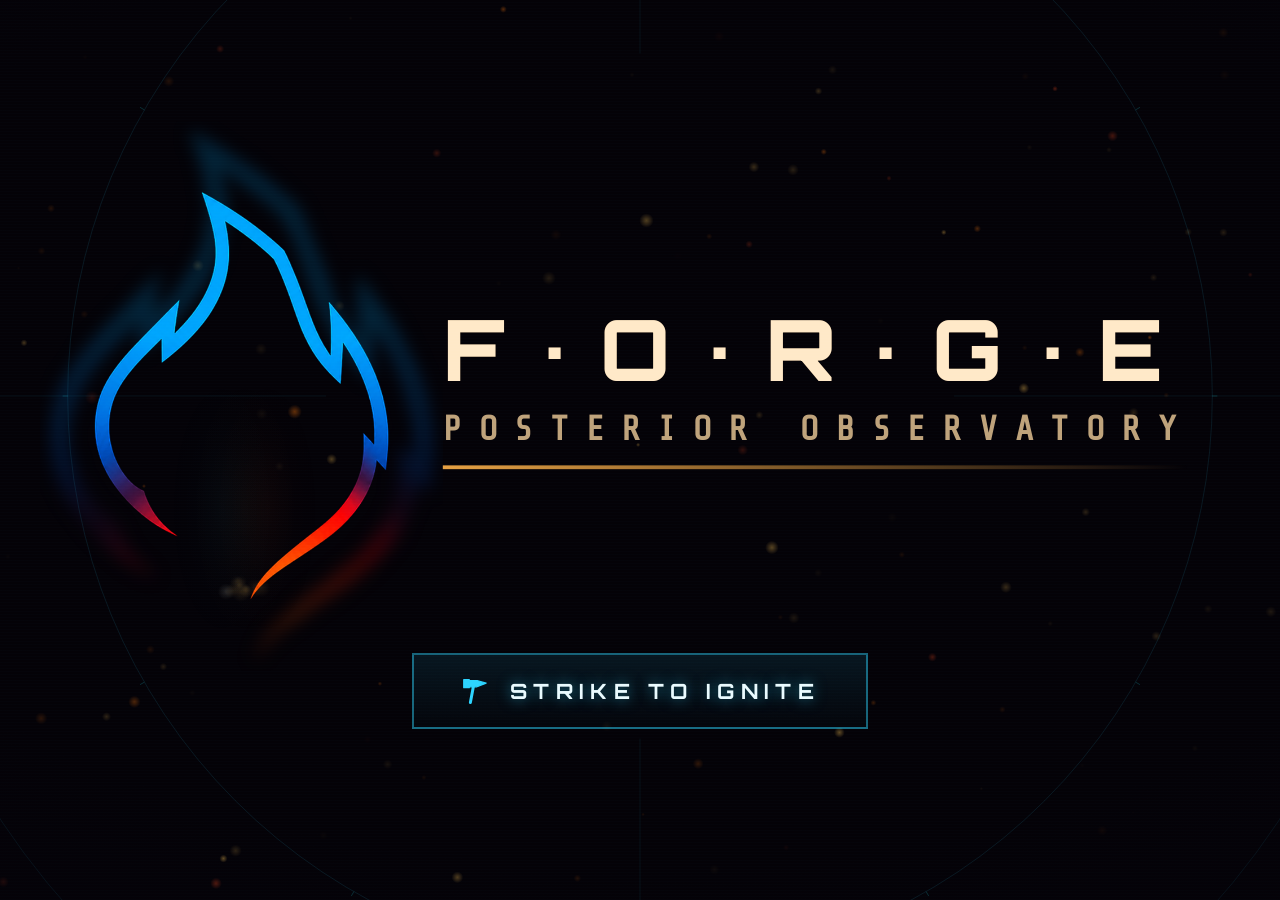
<file: index.html>
<!DOCTYPE html>
<!-- FORGE build mk38 / 2026-07-27 -->
<!-- FORGE — splash / threshold. Strike ENTER to ignite the forge and cross into the floor. -->
<html lang="en">
<head>
<meta charset="utf-8"/>
<meta name="viewport" content="width=device-width, initial-scale=1, maximum-scale=1"/>
<title>FORGE — strike to ignite</title><!-- hero flame burns off at the strike point, revealing the P(θ|D) card -->
<link rel="preconnect" href="https://fonts.googleapis.com">
<link rel="preconnect" href="https://fonts.gstatic.com" crossorigin>
<link href="https://fonts.googleapis.com/css2?family=Orbitron:wght@500;700;900&family=Share+Tech+Mono&display=swap" rel="stylesheet">
<style>
  :root{
    --void:#040207; --void2:#0a0610;
    --cyan:#2DD4FF; --cyan-hot:#7ff0ff; --cyan-dim:#0e6b73;
    --ember:#FF4D1F; --flame:#FF7A0D; --gold:#FFC857; --ignite:#FFB800;
    --amber:#f0a92e; --muted:#3f6b66;
    --mono:'Share Tech Mono', ui-monospace, Consolas, monospace;
    --disp:'Orbitron', var(--mono);
  }
  *{box-sizing:border-box;margin:0;padding:0}
  html,body{height:100%;background:var(--void);overflow:hidden;font-family:var(--mono);color:var(--cyan);cursor:pointer}
  #fx{position:fixed;inset:0;display:block;touch-action:none}
  #fx2{position:fixed;inset:0;z-index:6;pointer-events:none}  /* posterior layer, in front of the logo */

  /* logo: black background keyed out by screen blend, so the live flame shows through */
  #logo{position:fixed;left:50%;top:44%;transform:translate(-50%,-50%);
    width:min(500px,60vw);height:auto;mix-blend-mode:screen;pointer-events:none;z-index:5;
    filter:drop-shadow(0 0 22px rgba(45,212,255,.40)) drop-shadow(0 0 30px rgba(255,77,31,.34));
    transition:filter .25s, transform .25s, opacity .5s;}

  /* HUD */
  .hud{position:fixed;pointer-events:none;user-select:none;text-transform:uppercase;letter-spacing:.2em;z-index:6}

  /* phase rail (centred, under the plate) — a light progress stepper for the pipeline */
  #rail{position:fixed;bottom:74px;left:50%;z-index:8;pointer-events:none;width:min(640px,92vw);
    opacity:0;transform:translateX(-50%) translateY(8px);transition:opacity .45s ease, transform .45s ease;
    font-family:var(--mono)}
  #rail.on{opacity:1;transform:translateX(-50%) translateY(0)}
  #rail .rtrack{position:relative;height:5px;border-radius:3px;background:rgba(45,212,255,.30);margin:0 12px;box-shadow:0 0 10px rgba(45,212,255,.18)}
  #rail .rfill{position:absolute;left:0;top:0;height:100%;width:0;
    background:linear-gradient(90deg,var(--cyan),var(--gold));
    box-shadow:0 0 8px rgba(127,240,255,.55);transition:width .28s linear}
  #rail .rnode{position:absolute;top:50%;width:15px;height:15px;border-radius:50%;
    transform:translate(-50%,-50%);background:#0a1016;border:2px solid rgba(45,212,255,.5);
    transition:background .3s, border-color .3s, box-shadow .3s}
  #rail .rnode .rl{position:absolute;top:16px;left:50%;transform:translateX(-50%);
    font-size:11px;letter-spacing:.12em;white-space:nowrap;color:#3fa8b4;transition:color .3s}
  #rail .rnode.done{background:var(--cyan);border-color:var(--cyan);box-shadow:0 0 12px rgba(45,212,255,.85)}
  #rail .rnode.done .rl{color:#9fdcea}
  #rail .rnode.active{background:var(--gold);border-color:var(--gold);box-shadow:0 0 16px rgba(255,200,87,1)}
  #rail .rnode.active .rl{color:var(--gold)}
  #rail .rnode.active::after{content:"";position:absolute;inset:-5px;border-radius:50%;
    border:1px solid rgba(255,200,87,.6);animation:rpulse 1.1s ease-out infinite}
  @keyframes rpulse{0%{transform:scale(.6);opacity:.9}100%{transform:scale(1.8);opacity:0}}

  /* instruction / strike */
  #strike{position:fixed;bottom:clamp(150px,19vh,250px);left:0;right:0;text-align:center;z-index:6;pointer-events:none}
  #strike .key{display:inline-flex;align-items:center;gap:20px;font-family:var(--disp);font-weight:700;
    font-size:21px;letter-spacing:.30em;color:#eafbff;pointer-events:auto;cursor:pointer;
    padding:21px 46px;border:2px solid rgba(45,212,255,.45);border-radius:0;
    background:linear-gradient(180deg,rgba(45,212,255,.10),rgba(45,212,255,.02));
    animation:breathe 2.4s ease-in-out infinite;text-shadow:0 0 14px rgba(45,212,255,.55);
    transition:transform .22s ease, filter .22s ease, background .22s ease, border-color .22s ease, color .22s, text-shadow .22s}
  #strike .key:hover{animation:none;color:#fff;
    border-color:rgba(255,96,32,.95);
    background:linear-gradient(180deg, rgba(150,16,8,.55) 0%, rgba(255,122,32,.88) 100%);
    transform:scale(1.07);text-shadow:0 0 30px rgba(255,96,30,.9);
    filter:saturate(2.4) brightness(1.5)
      drop-shadow(0 0 44px rgba(255,58,18,.70)) drop-shadow(0 0 16px rgba(255,180,60,.6))}
  #strike .key:hover .hmr{color:#ffd27a;transform:rotate(-24deg)}
  #strike .hmr{width:30px;height:30px;flex:0 0 auto;color:var(--cyan);
    transform-origin:64% 78%;transition:color .22s, transform .28s cubic-bezier(.34,1.56,.64,1)}
  #strike .glyph{font-size:22px;color:var(--cyan)}
  @keyframes breathe{0%,100%{opacity:.62;border-color:rgba(45,212,255,.32)}
    50%{opacity:1;border-color:rgba(45,212,255,.72);box-shadow:0 0 24px rgba(45,212,255,.20)}}

  /* overlays */
  #grain{position:fixed;inset:0;pointer-events:none;z-index:7;mix-blend-mode:screen;opacity:.5;
    background:
      radial-gradient(130% 100% at 50% 44%, transparent 52%, rgba(2,1,6,.9) 100%),
      repeating-linear-gradient(0deg, rgba(45,212,255,.02) 0 1px, transparent 1px 3px);}
  #flash{position:fixed;inset:0;pointer-events:none;z-index:20;background:#fff;opacity:0;
    transition:opacity .75s ease-out}

  /* standalone landing stub (only when ENTER_TARGET is empty) */
  #floor{position:fixed;inset:0;z-index:30;display:none;flex-direction:column;align-items:center;justify-content:center;
    background:#fff;color:#0F1F3D;font-family:Georgia,serif;text-align:center;opacity:0;transition:opacity .6s .2s;gap:10px}
  #floor.show{display:flex;opacity:1}
  #floor .eye{font-family:var(--mono);font-size:11px;letter-spacing:.3em;text-transform:uppercase;color:#C67D3E}
  #floor h1{font-size:30px;font-weight:400;letter-spacing:.02em;margin:0}
  #floor p{color:#5C657A;font-family:system-ui,sans-serif;max-width:440px}
  #floor button{margin-top:14px;font:inherit;font-family:var(--mono);font-size:12px;letter-spacing:.18em;
    text-transform:uppercase;padding:9px 20px;border:1px solid #D9DCE3;background:#fff;color:#0F1F3D;cursor:pointer;border-radius:4px}
  #floor button:hover{border-color:#FF7A0D;color:#b5560a}

  @media (max-width:640px){
    #strike{bottom:15vh} #strike .key{font-size:16px;padding:16px 30px;gap:14px}
    #strike .hmr{width:23px;height:23px}
  }
  @media (prefers-reduced-motion:reduce){ #strike .key{animation:none} }
</style>
</head>
<body>
  <canvas id="fx"></canvas>
  <canvas id="fx2"></canvas>
  <img id="logo" src="[data-uri]" alt="FORGE — P(theta given D)">

  <div id="rail">
    <div class="rtrack" id="rtrack"><div class="rfill" id="rfill"></div></div>
  </div>

  <div id="strike">
    <span class="key"><svg class="hmr" viewBox="0 0 24 24" fill="none" aria-hidden="true"><g stroke="currentColor" fill="currentColor" stroke-linejoin="round" stroke-linecap="round"><path d="M10.9 7.4 L8.3 21.2" stroke-width="2.4" fill="none"/><path d="M3.0 2.9 L7.4 2.9 L7.4 9.3 L3.0 9.3 Z" stroke-width="1"/><path d="M7.4 3.6 L13.6 3.6 L20.9 5.7 L13.6 8.6 L7.4 8.6 Z" stroke-width="1"/></g></svg> STRIKE TO IGNITE</span>
  </div>

  <div id="grain"></div>
  <div id="flash"></div>

  <div id="floor">
    <div class="eye">forge floor</div>
    <h1>You crossed the threshold.</h1>
    <p>This is where the splash hands off to the app dashboard. Set <code>ENTER_TARGET</code>
       in the script to wire it to <code>index.html#dashboard</code>.</p>
    <button id="reignite">&#9211; re-ignite</button>
  </div>

<script>
console.log("%cFORGE splash build mk38 / 2026-07-27","color:#ffb24a;font-weight:700");
(() => {
  "use strict";
  // ── wiring ──────────────────────────────────────────────────────────────
  // Where ENTER takes you. Empty string => show the standalone landing stub.
  const ENTER_TARGET = "dash1.html";            // e.g. "index.html#dashboard"

  const C = {
    cyan:[45,212,255], cyanHot:[127,240,255],
    ember:[255,77,31], flame:[255,122,13], gold:[255,200,87], ignite:[255,184,0],
  };
  const lerp = (a,b,t)=>a+(b-a)*t;
  const mix  = (A,B,t)=>[lerp(A[0],B[0],t),lerp(A[1],B[1],t),lerp(A[2],B[2],t)];
  const rgba = (c,a)=>`rgba(${c[0]|0},${c[1]|0},${c[2]|0},${a})`;
  const smooth = x=>x<=0?0:(x>=1?1:x*x*(3-2*x));
  const reduce = matchMedia("(prefers-reduced-motion:reduce)").matches;

  const cv = document.getElementById("fx");
  const ctx = cv.getContext("2d");
  const cv2 = document.getElementById("fx2");
  const ctx2 = cv2.getContext("2d");
  const logo  = document.getElementById("logo");
  // ── the hero flame ──────────────────────────────────────────────────────
  // ONE crisp draw, plus ONE pre-blurred bloom layer at the SAME geometry.
  // (The old lockup stacked an oversized additive copy on the sharp one, which
  //  read as two-or-three overlapping flames. Same-geometry bloom cannot ghost.)
  const heroImg = new Image(); let heroReady=false, heroAsp=0.732, bloomCv=null;
  function buildBloom(){
    if(!heroReady) return;
    const S=76, sw=Math.max(8,Math.round(S*heroAsp));         // downscale…
    const sm=document.createElement("canvas"); sm.width=sw; sm.height=S;
    const sg=sm.getContext("2d"); sg.imageSmoothingQuality="high";
    sg.drawImage(heroImg,0,0,sw,S);
    const BW=480, BH=Math.round(BW/heroAsp);                  // …then up, smoothed = soft bloom
    const c=document.createElement("canvas"); c.width=BW; c.height=BH;
    const g=c.getContext("2d"); g.imageSmoothingEnabled=true; g.imageSmoothingQuality="high";
    try{ g.filter="blur(9px)"; }catch(_){}
    g.drawImage(sm,0,0,BW,BH);
    bloomCv=c;
  }
  heroImg.onload = ()=>{ heroReady=true; heroAsp=heroImg.width/heroImg.height; buildBloom(); resize(); };
  logo.style.opacity="0";                                    // the card waits under the veneer
  heroImg.src = "assets/images/forge_flame_hero.png";
  let strikePt = null;                                       // click point = ignition seed
  let voidCol = "#05030B";
  let W=0,H=0,DPR=1, cx=0, cy=0, fcx=0, flameW=0, flameH=0, reticleR=0,
      lock=null, burnFronts=null, skRect=null, heroBox=null, strikeHover=0, flameHover=0;
  function resize(){
    DPR = Math.min(1.5, devicePixelRatio||1);
    W = innerWidth; H = innerHeight;
    cv.width = W*DPR; cv.height = H*DPR;
    cv.style.width=W+"px"; cv.style.height=H+"px";
    ctx.setTransform(DPR,0,0,DPR,0,0);
    cv2.width = W*DPR; cv2.height = H*DPR;
    cv2.style.width=W+"px"; cv2.style.height=H+"px";
    ctx2.setTransform(DPR,0,0,DPR,0,0);
    cx = W/2; cy = H*0.44;
    voidCol = getComputedStyle(document.body).backgroundColor || voidCol;
    layoutLockup();
    seedAmbient();
    buildBurn();
    skRect = null;                                          // recomputed lazily in the loop
  }

  // ── LOCKUP layout: the flame is the hero and it is BIG; the wordmark rides
  //    beside it. Everything downstream (burn box, reticle, plume) is derived. ──
  const LK_WORD="F\u00B7O\u00B7R\u00B7G\u00B7E", LK_SUB="POSTERIOR OBSERVATORY";
  function layoutLockup(){
    const g=ctx2;
    const measure=(ws,ss)=>{
      g.save();
      g.font="800 "+ws+"px Orbitron, 'Share Tech Mono', monospace";
      try{ g.letterSpacing=(ws*0.30)+"px"; }catch(_){}
      const wwd=g.measureText(LK_WORD).width;
      g.font="600 "+ss+"px 'Share Tech Mono', monospace";
      try{ g.letterSpacing=(ss*0.52)+"px"; }catch(_){}
      const swd=g.measureText(LK_SUB).width;
      try{ g.letterSpacing="0px"; }catch(_){}
      g.restore();
      return {wwd,swd};
    };
    // Two candidate layouts; take whichever yields the BIGGER flame. Wide screens
    // land side-by-side, narrow/portrait ones stack the wordmark underneath.
    const stackedFh = ()=>{
      let w0=Math.min(W*0.088,46), s0=w0*0.40, mm=measure(w0,s0);
      if(mm.wwd>W*0.90){ const k=(W*0.90)/mm.wwd; w0*=k; s0*=k; mm=measure(w0,s0); }
      return Math.min(H*0.44, (W*0.66)/heroAsp, H*0.86 - w0*1.95 - w0*0.55);
    };
    const sideFh = ()=>{
      const LW=Math.min(W*0.86,1720);
      let f=Math.min(H*0.54, LW*0.46);
      const mm=measure(f*0.20, f*0.08);
      const tot=f*heroAsp + f*0.11 + Math.max(mm.wwd,mm.swd);
      return tot>LW ? f*(LW/tot) : f;
    };
    const STACK = stackedFh() > sideFh();
    let fh,fw,ws,ss,gap,m,boxW,boxH,fx,fy,tx,tmid;

    if(STACK){
      ws = Math.min(W*0.088, 46);                           // size the wordmark to the width first
      ss = ws*0.40;
      m  = measure(ws,ss);
      if(m.wwd > W*0.90){ const k=(W*0.90)/m.wwd; ws*=k; ss*=k; m=measure(ws,ss); }
      const textH = ws*1.95;
      gap = ws*0.55;
      fh  = Math.min(H*0.44, (W*0.66)/heroAsp, H*0.86-textH-gap);
      fw  = fh*heroAsp;
      boxW= Math.max(fw, m.wwd, m.swd);
      boxH= fh + gap + textH;
      lock={};
      fx  = cx - fw/2;             fy = cy - boxH/2;
      tx  = cx - m.wwd/2;          tmid = fy + fh + gap + ws*0.78;
    } else {
      const LWmax = Math.min(W*0.86, 1720);
      fh = Math.min(H*0.54, LWmax*0.46);                    // flame height — the dominant element
      fw = fh*heroAsp;  ws = fh*0.20;  ss = ws*0.40;  gap = fh*0.11;
      m  = measure(ws,ss);
      let total = fw+gap+Math.max(m.wwd,m.swd);
      if(total>LWmax){                                      // scale the whole lockup to fit
        const k=LWmax/total;
        fh*=k; fw*=k; ws*=k; ss*=k; gap*=k;
        m=measure(ws,ss); total=fw+gap+Math.max(m.wwd,m.swd);
      }
      boxW = fw+gap+Math.max(m.wwd,m.swd);
      boxH = Math.max(fh, ws*2.0);
      fx   = cx-boxW/2;            fy = cy-boxH/2 + (boxH-fh)/2;
      tx   = cx-boxW/2+fw+gap;     tmid = cy;
    }

    lock={ fh,fw,ws,ss,gap, wwd:m.wwd, swd:m.swd, stack:STACK,
           x:cx-boxW/2, y:cy-boxH/2, w:boxW, h:boxH, fx, fy, tx, tmid };
    const pad=Math.max(20, fh*0.07);
    heroBox={ x:lock.x-pad, y:lock.y-pad, w:lock.w+2*pad, h:lock.h+2*pad };
    fcx     = fx + fw/2;                                    // the fire rises under the FLAME
    flameW  = fw*1.32;
    flameH  = fh;
    reticleR= Math.max(lock.w*0.52, Math.min(W,H)*0.44);    // big reticle, framing the lockup
  }
  // NOTE: the first resize() runs at the BOTTOM of this script — it touches the
  // ambient-ember pool, which is declared further down (temporal dead zone).
  addEventListener("resize", resize);
  logo.addEventListener("load", resize);                    // re-anchor once the plate decodes
  if(document.fonts && document.fonts.ready) document.fonts.ready.then(resize);   // re-measure once Orbitron lands

  // ── fire: soft rising particle plume (no bars) ──────────────────────────
  function gauss(){ // ~N(0,1), Box-Muller (cheap)
    let u=0,v=0; while(!u)u=Math.random(); while(!v)v=Math.random();
    return Math.sqrt(-2*Math.log(u))*Math.cos(6.283185*v);
  }
  // ── pre-baked particle sprites: blit instead of allocating a gradient per
  //    particle per frame (the old hot path). Bucket each particle to the
  //    nearest palette hue; under additive blending the banding is invisible. ──
  const FIRE_PAL = [
    [255,255,235], // white-hot tip
    [255,200,87],  // gold
    [255,122,13],  // flame
    [255,77,31],   // ember
    [127,240,255], // cyan-hot (cool-left)
    [45,212,255],  // cyan
  ];
  const SPR = 64;
  const fireSprites = FIRE_PAL.map(col=>{
    const c=document.createElement("canvas"); c.width=c.height=SPR;
    const g=c.getContext("2d");
    const rg=g.createRadialGradient(SPR/2,SPR/2,0,SPR/2,SPR/2,SPR/2);
    rg.addColorStop(0, rgba(col,1)); rg.addColorStop(1, rgba(col,0));
    g.fillStyle=rg; g.fillRect(0,0,SPR,SPR);
    return c;
  });
  function nearestSprite(col){
    let bi=0,bd=1e9;
    for(let i=0;i<FIRE_PAL.length;i++){
      const p=FIRE_PAL[i], dr=col[0]-p[0], dg=col[1]-p[1], db=col[2]-p[2];
      const d=dr*dr+dg*dg+db*db; if(d<bd){bd=d;bi=i;}
    }
    return fireSprites[bi];
  }

  const FIRE_CAP = 240, EMBER_CAP = 140;     // bound worst-case particle counts
  const fire = [];
  // heat ∈ [0,1]: 0 = cold, ~0.08 = idle smolder, 1 = struck. Drives the whole fire.
  function spawnFire(heat){
    if(fire.length>=FIRE_CAP) return;
    const spread = flameW * (0.06 + 0.12*heat) * (0.6 + Math.random()*0.6);
    const ox = gauss()*spread*(0.45 + 0.55*heat);
    const u = Math.max(-1,Math.min(1, ox/(flameW*0.5)));    // -1..1 for cyan→ember tint
    const side = (u+1)/2;
    const baseY = (lock ? lock.fy+lock.fh : cy+flameH*0.5) - flameH*0.04;
    fire.push({
      x: fcx + ox, y: baseY + Math.random()*6,
      vx: ox*0.004 + gauss()*0.10*(0.4+0.6*heat),
      vy: -(0.28 + Math.random()*(0.4 + 1.9*heat)),         // slow & low when smolder
      wob: Math.random()*6.283, wobS: 0.5+Math.random()*1.3,
      drift: (0.12 + 0.55*heat) + Math.random()*0.4,
      r: (3 + Math.random()*4) + heat*(7 + Math.random()*13), // small smolder → big fire
      side, life: 1, decay: (0.030 - 0.015*heat) + Math.random()*0.012, // short life when cold
    });
  }

  // ── (5) ambient ember fall, inverted: a constant background burn where the
  //    motes drift UP forever, like snow run backwards. Never gated on state. ──
  const AMB=[];
  const ambTarget = ()=> Math.round(Math.min(190, Math.max(40, (W*H)/11000)));
  function newAmb(seeded){
    return { x: Math.random()*W,
             y: seeded ? Math.random()*H : H+10+Math.random()*60,
             vy: -(0.10+Math.random()*0.40),
             r: 0.8+Math.random()*2.2,
             wob: Math.random()*6.283, wobS: 0.16+Math.random()*0.55, drift: 0.10+Math.random()*0.55,
             tw: Math.random()*6.283, twS: 0.9+Math.random()*2.4,
             a: 0.16+Math.random()*0.46,
             c: mix(C.ember, C.gold, Math.random()) };
  }
  function seedAmbient(){ AMB.length=0; const n=ambTarget(); for(let i=0;i<n;i++) AMB.push(newAmb(true)); }
  function drawAmbient(t, heat){
    const want=ambTarget();
    while(AMB.length<want) AMB.push(newAmb(false));
    while(AMB.length>want) AMB.pop();
    ctx.save(); ctx.globalCompositeOperation="lighter";
    for(const p of AMB){
      p.y += p.vy*(1+0.60*heat);
      p.x += Math.sin(t*p.wobS+p.wob)*p.drift;
      if(p.y<-14 || p.x<-40 || p.x>W+40){ Object.assign(p, newAmb(false)); continue; }
      const tw=0.55+0.45*Math.sin(t*p.twS+p.tw);
      const rr=p.r*(0.85+0.30*tw)*2.2;
      ctx.globalAlpha=Math.min(1, p.a*tw*(0.60+0.40*heat));
      ctx.drawImage(nearestSprite(p.c), p.x-rr, p.y-rr, rr*2, rr*2);
    }
    ctx.globalAlpha=1; ctx.restore();
  }

  // ── click sparks: hot, fast, gravity-fed streaks thrown off the strike ─────
  const SPARK_CAP=560, sparks=[];
  function burstSparks(x,y,n,pow){
    for(let i=0;i<n && sparks.length<SPARK_CAP;i++){
      const a=Math.random()*6.283, sp=(0.8+Math.random()*5.4)*pow;
      sparks.push({ x, y, px:x, py:y,
        vx:Math.cos(a)*sp, vy:Math.sin(a)*sp-1.2,
        life:1, decay:0.009+Math.random()*0.022, w:0.8+Math.random()*1.6,
        c: mix(mix(C.gold,[255,255,235],Math.random()*0.75), C.flame, Math.random()*0.45) });
    }
  }
  function drawSparks(){
    if(!sparks.length) return;
    ctx.save(); ctx.globalCompositeOperation="lighter"; ctx.lineCap="round";
    for(let i=sparks.length-1;i>=0;i--){
      const p=sparks[i];
      p.life-=p.decay; if(p.life<=0){ sparks.splice(i,1); continue; }
      p.px=p.x; p.py=p.y;
      p.vx*=0.962; p.vy=p.vy*0.962+0.085;                   // drag + gravity
      p.x+=p.vx; p.y+=p.vy;
      const a=Math.pow(p.life,1.25);
      ctx.strokeStyle=rgba(p.c,a*0.95); ctx.lineWidth=p.w*(0.35+0.65*p.life);
      ctx.beginPath(); ctx.moveTo(p.px,p.py); ctx.lineTo(p.x,p.y); ctx.stroke();
    }
    ctx.restore();
  }

  // ── embers: sparse, longer-lived motes riding the burn fronts ───────────
  const embers = [];
  function spawnEmber(burst){
    if(embers.length>=EMBER_CAP) return;
    const u = gauss()*0.5;
    embers.push({
      x: fcx + u*flameW*0.42,
      y: (lock ? lock.fy+lock.fh*0.86 : cy+flameH*0.40),
      vx: u*0.25 + (Math.random()-0.5)*0.5,
      vy: -(0.7 + Math.random()*1.6) * (burst?2.4:1),
      life: 1, r: 1+Math.random()*2.0,
      c: mix(C.flame, C.gold, Math.random()),
    });
  }


  // ── paper-burn fronts: irregular edges, confined to the lockup plate ──
  function buildBurn(){
    if(!flameW || !heroBox) return;
    const b=heroBox, bcx=b.x+b.w/2, bcy=b.y+b.h/2, bdiag=Math.hypot(b.w,b.h);
    const spots=[];
    const N = 24;
    for(let i=0;i<N;i++){
      // spread across the plate; growth is clamped to the plate border at draw time
      const x = bcx + (Math.random()-0.5)*b.w*0.84;
      const y = bcy + (Math.random()-0.5)*b.h*0.84;
      const harm=[]; for(let k=1;k<=6;k++) harm.push({k, a:(0.44/k)*(0.55+Math.random()), p:Math.random()*6.283});
      const ch=[];   for(let k=1;k<=4;k++) ch.push({k, a:1/k, p:Math.random()*6.283});
      spots.push({
        x, y, dist: Math.hypot(x-bcx, y-bcy),
        r0: 2 + Math.random()*8,
        rMax: bdiag*(0.55 + Math.random()*0.30),                  // generous; the border clamp stops it
        bright: 0.5 + Math.random()*0.7,
        harm, ch, bias:Math.random()*6.283, biasA:0.22+Math.random()*0.20,
      });
    }
    // ignite from the STRIKE POINT outward — start time grows with distance from it
    const sp = strikePt || {x:bcx, y:bcy};
    for(const s of spots) s.dist = Math.hypot(s.x-sp.x, s.y-sp.y);
    const maxD = Math.max(...spots.map(s=>s.dist)) || 1;
    for(const s of spots) s.start = (s.dist/maxD)*0.55 + Math.random()*0.05;
    burnFronts = spots;
  }
  function frontRadius(f, ang){
    let n=0; for(const h of f.harm) n+=h.a*Math.sin(h.k*ang+h.p);
    n += f.biasA*Math.cos(ang - f.bias);          // push one side out (asymmetric)
    return Math.max(0.30, 1+n);
  }
  function frontHeat(f, ang){                      // 0..1 → color density along the edge
    let n=0; for(const h of f.ch) n+=h.a*Math.sin(h.k*ang+h.p);
    return 0.5+0.5*Math.tanh(n);
  }

  // ── the veneer: the brand LOCKUP (flame + F·O·R·G·E + sub) — the burn eats THIS,
  //    revealing the P(theta|D) card beneath. ──
  function drawLockup(g, jx, jy, aMul, glow, surge){
    if(!lock) return;
    const L=lock;
    const fx=L.fx+jx, fy=L.fy+jy;

    // A ── bloom: one pre-blurred layer, same geometry, additive. No ghost.
    if(bloomCv){
      const sp=L.fh*0.15;                                   // the glow spills past the art
      g.save(); g.globalCompositeOperation="lighter";
      g.globalAlpha=Math.min(1, aMul*(0.20+0.48*glow+0.34*surge));
      g.drawImage(bloomCv, fx-sp*heroAsp, fy-sp, L.fw+2*sp*heroAsp, L.fh+2*sp);
      g.restore();
    }
    // B ── the flame: exactly ONE crisp draw
    if(heroReady){
      g.save(); g.imageSmoothingEnabled=true; g.imageSmoothingQuality="high";
      g.globalAlpha=aMul;
      g.drawImage(heroImg, fx, fy, L.fw, L.fh);
      g.restore();
    }
    // C ── wordmark
    const tx=L.tx+jx, tcy=L.tmid+jy;
    g.save();
    g.textBaseline="alphabetic"; g.textAlign="left";
    g.font="800 "+L.ws+"px Orbitron, 'Share Tech Mono', monospace";
    try{ g.letterSpacing=(L.ws*0.30)+"px"; }catch(_){}
    g.globalCompositeOperation="lighter"; g.globalAlpha=Math.min(1, aMul*(0.30+0.40*glow+0.30*surge));
    g.fillStyle="rgba(255,178,74,0.85)"; g.fillText(LK_WORD, tx, tcy-L.ws*0.18);
    g.globalCompositeOperation="source-over"; g.globalAlpha=aMul;
    g.fillStyle="#ffe9c8"; g.fillText(LK_WORD, tx, tcy-L.ws*0.18);
    g.font="600 "+L.ss+"px 'Share Tech Mono', monospace";
    try{ g.letterSpacing=(L.ss*0.52)+"px"; }catch(_){}
    g.fillStyle="rgba(217,185,140,0.88)";
    g.fillText(LK_SUB, tx, tcy+L.ws*0.52);
    const grd=g.createLinearGradient(tx,0,tx+L.wwd,0);
    grd.addColorStop(0,"rgba(255,178,74,0.9)"); grd.addColorStop(1,"rgba(255,178,74,0)");
    g.fillStyle=grd; g.fillRect(tx, tcy+L.ws*0.82, L.wwd, Math.max(1.6,L.ws*0.045));

    // the FUSE: the rule catches off the flame and runs left → right.
    // aMul gate keeps it single-strength — drawLockup also runs an additive pass.
    if(fuseAmt>0 && aMul>=0.99){
      const ry=tcy+L.ws*0.82, rh=Math.max(1.6,L.ws*0.045), hx=tx+L.wwd*fuseAmt;
      g.save(); g.globalCompositeOperation="lighter";
      const tg=g.createLinearGradient(tx,0,hx,0);              // burnt trail behind the head
      tg.addColorStop(0.00,"rgba(255,105,15,0.40)");
      tg.addColorStop(0.65,"rgba(255,165,60,0.80)");
      tg.addColorStop(1.00,"rgba(255,255,240,1)");
      g.fillStyle=tg; g.fillRect(tx, ry-rh*1.1, hx-tx, rh*3.2);
      if(fuseAmt<1){                                            // the hot head
        const R=rh*10, hg=g.createRadialGradient(hx, ry+rh*0.5, 0, hx, ry+rh*0.5, R);
        hg.addColorStop(0.00,"rgba(255,255,246,0.95)");
        hg.addColorStop(0.30,"rgba(255,190,90,0.55)");
        hg.addColorStop(1.00,"rgba(255,110,18,0)");
        g.fillStyle=hg; g.beginPath(); g.arc(hx, ry+rh*0.5, R, 0, 6.2832); g.fill();
      }
      g.restore();
    }
    try{ g.letterSpacing="0px"; }catch(_){}
    g.restore();
    g.globalAlpha=1;
  }
  function drawVeneer(t, surge, glow, zap, breath, flare){
    if(!heroBox || !lock) return;
    const b=heroBox, g=ctx2;
    g.save();
    // The plate exists only so the BURN has something opaque to erode off the
    // card. At rest it punches a visible rectangle through the reticle and the
    // ember field — so draw it only once the burn is actually running.
    if(IGNITE_MODE!=="flare" && state!=="idle"){
      g.fillStyle=voidCol;
      g.fillRect(b.x-2, b.y-2, b.w+4, b.h+4);
    }
    const bs=1+0.008*breath+0.02*surge;                      // gentle breathing
    g.translate(b.x+b.w/2, b.y+b.h/2); g.scale(bs,bs); g.translate(-(b.x+b.w/2), -(b.y+b.h/2));
    drawLockup(g, 0, 0, 1, glow, surge);
    if(flare>0){                        // FLARE: catch (0-.35), HOLD (.35-.82), blow out
      const fA=smooth(Math.min(1, flare/0.35));            // rises, then sits steady
      g.globalCompositeOperation="lighter";
      drawLockup(g, 0, 0, Math.min(1, fA*0.95), 1.4, 1);
      g.globalCompositeOperation="source-over";
    }
    if(zap>0){                                               // ZAP: jittered electric copies + white wash
      g.globalCompositeOperation="lighter";
      for(let k=0;k<2;k++)
        drawLockup(g, (Math.random()-0.5)*14*zap, (Math.random()-0.5)*14*zap, zap*0.28, glow, surge);
      g.globalCompositeOperation="source-over";
      g.globalAlpha=zap*0.5; g.fillStyle="#fff";
      g.fillRect(b.x-2, b.y-2, b.w+4, b.h+4); g.globalAlpha=1;
    }
    g.restore();
  }
  // ── reticle + rings (HELIX console echo) ────────────────────────────────
  function drawFrame(t, glow){
    ctx.save(); ctx.globalCompositeOperation="lighter";
    const R = reticleR;
    for(let k=0;k<2;k++){
      const r = R*(1+k*0.34) + Math.sin(t*0.6+k)*2;
      ctx.beginPath(); ctx.arc(cx,cy,r,0,Math.PI*2);
      ctx.strokeStyle=rgba(C.cyan,(0.10-k*0.03)+glow*0.10); ctx.lineWidth=1; ctx.stroke();
      // tick marks
      const ticks=48;
      for(let i=0;i<ticks;i++){
        if(i%4) continue;
        const a=i/ticks*Math.PI*2, c=Math.cos(a),s=Math.sin(a);
        ctx.beginPath(); ctx.moveTo(cx+c*r,cy+s*r); ctx.lineTo(cx+c*(r+5),cy+s*(r+5));
        ctx.strokeStyle=rgba(C.cyanDim||[14,107,115],.4); ctx.stroke();
      }
    }
    // crosshair
    const ch=R*1.5;
    ctx.strokeStyle=rgba(C.cyan,.07+glow*.08); ctx.lineWidth=1;
    ctx.beginPath();
    ctx.moveTo(cx-ch,cy);ctx.lineTo(cx-R*0.55,cy);ctx.moveTo(cx+R*0.55,cy);ctx.lineTo(cx+ch,cy);
    ctx.moveTo(cx,cy-ch*0.9);ctx.lineTo(cx,cy-R*0.6);ctx.moveTo(cx,cy+R*0.6);ctx.lineTo(cx,cy+ch*0.9);
    ctx.stroke(); ctx.restore();
  }

  // ── state machine ───────────────────────────────────────────────────────
  let state="idle", t0=performance.now(), igniteAt=0, heat=0;
  let fuseAt=0, fuseAmt=0, wipeAt=0, wipeAmt=0;
  let hover=0, mx=-99999, my=-99999;                       // proximity "charge" before ignition
  const flash = document.getElementById("flash");
  const strikeEl = document.getElementById("strike");
  const keyEl = document.querySelector("#strike .key");
  const grainEl = document.getElementById("grain");
  let keyWasHot = false, lastStrike = -1e9;   // a hammer strikes once per hover, not continuously
  // The STRIKE FACE — the flat square end on the left, in the hammer's own
  // viewBox units. Looked up fresh each call: restoring the button label
  // replaces the <svg>, and a cached node would go stale and stop sparking.
  // getScreenCTM carries the live CSS rotation, so this tracks the swing.
  function hammerTip(){
    const el = keyEl && keyEl.querySelector(".hmr");
    if(!el || !el.getScreenCTM || typeof DOMPoint==="undefined") return null;
    try{
      const m=el.getScreenCTM(); if(!m) return null;
      const p=new DOMPoint(3.0, 6.1).matrixTransform(m);
      return (isFinite(p.x)&&isFinite(p.y)) ? {x:p.x, y:p.y} : null;
    }catch(_){ return null; }
  }
  function hammerSparks(x, y, n, pow){
    for(let i=0;i<n && sparks.length<SPARK_CAP;i++){
      const flier=Math.random()<0.20;                       // a few long, fast ones carry the eye
      const a=Math.random()*6.283, sp=(0.6+Math.random()*3.4)*pow*(flier?2.2:1);
      sparks.push({ x:x+(Math.random()-0.5)*6, y:y+(Math.random()-0.5)*6, px:x, py:y,
        vx:Math.cos(a)*sp, vy:Math.sin(a)*sp-(0.5+Math.random()*2.0),
        life:1,
        decay:(flier?0.007:0.016)+Math.random()*(flier?0.011:0.030),
        w:(flier?1.1:0.7)+Math.random()*1.4,
        c: mix(mix(C.gold,[255,255,235],Math.random()*0.85), C.flame, Math.random()*0.35) });
    }
  }

  // ── phase rail: a light progress stepper, lit as each pipeline phase runs ──
  const railEl = document.getElementById("rail");
  const rtrack = document.getElementById("rtrack");
  const rfill  = document.getElementById("rfill");
  const PH = [   // at = seconds since ignite (phase begins) — pure burn progress
    { name:"STRIKE", at:0.02 },
    { name:"IGNITE", at:0.22 },
    { name:"BURN",   at:0.60 },
    { name:"ETCH",   at:1.45 },
    { name:"REVEAL", at:2.30 },
  ];
  const railNodes = PH.map((p,i)=>{
    const n=document.createElement("div"); n.className="rnode";
    n.style.left=(PH.length>1 ? i/(PH.length-1)*100 : 0)+"%";
    const l=document.createElement("div"); l.className="rl"; l.textContent=p.name;
    n.appendChild(l); if(rtrack) rtrack.appendChild(n); return n;
  });
  let railShown=false;
  function updateRail(e){
    if(!railEl) return;
    if(!railShown && e>0){ railEl.classList.add("on"); railShown=true; }
    let k=0; for(let i=0;i<PH.length;i++){ if(e>=PH[i].at) k=i; }
    const a=PH[k].at, b=(k<PH.length-1)?PH[k+1].at:a+1;
    const within=(k<PH.length-1)?Math.min(1,Math.max(0,(e-a)/(b-a))):0;  // last node = terminus, no overshoot
    rfill.style.width=((k+within)/(PH.length-1)*100)+"%";
    for(let i=0;i<railNodes.length;i++){
      railNodes[i].classList.toggle("done", i<k);
      railNodes[i].classList.toggle("active", i===k);
    }
  }

  // ── ignition mode ───────────────────────────────────────────────────────
  //  "flare" — one press: sparks, the flame CATCHES, white-out, straight to the
  //            floor. No card, no burn-through. Fast (~1.4s).
  //  "burn"  — the old sequence: zap, the lockup burns away over 2s and reveals
  //            the P(theta|D) card underneath, then crosses.
  const IGNITE_MODE = "flare";
  const FLARE_S     = 1.70;  // phase A — the flame catches and holds
  const FUSE_S      = 0.45;  // phase B — the underline burns left → right
  const WIPE_S      = 0.40;  // phase C — the fire sweeps the splash away
  const AUTO_CROSS  = true;  // burn: cross automatically instead of asking for a 2nd press
  const HOLD_MS     = 1000;  // burn: how long the revealed card holds first
  function ignite(px,py){
    if(state!=="idle") return;
    if(px!==undefined && heroBox){                              // clamp the seed into the lockup
      const b=heroBox, inset=10;
      strikePt = { x: Math.max(b.x+inset, Math.min(b.x+b.w-inset, px)),
                   y: Math.max(b.y+inset, Math.min(b.y+b.h-inset, py)) };
    } else if(heroBox) strikePt = { x: heroBox.x+heroBox.w/2, y: heroBox.y+heroBox.h/2 };
    strikeEl.style.transition="opacity .3s"; strikeEl.style.opacity="0";
    igniteAt=performance.now();
    // ── audio: the strike IS the user gesture, so this always gets to play.
    //    The epoch stamp lets dash1 resume the same track at the right offset
    //    and lets the terminal schedule ENTER onto the beat drop.
    try{
      sessionStorage.setItem("forgeAudioT0", String(Date.now()));
      var A=new Audio("assets/audio/forge-boot.wav");
      A.volume=0.9; window.__forgeAudio=A; A.play().catch(function(){});
    }catch(_){}
    if(IGNITE_MODE==="flare"){                                  // simple: set the flame, then go
      state="flaring";
      if(reduce){ crossNow(); return; }
    } else {
      buildBurn();                                              // re-seed fronts from the strike point
      logo.style.opacity="1";                                   // the reveal target waits under the veneer
      if(reduce){ state="held"; holdReveal(); updateRail(9); return; }
      state="igniting";
      logo.style.transform="translate(-50%,-50%) scale(1.06)";
      logo.style.filter="drop-shadow(0 0 40px rgba(255,184,0,.7)) drop-shadow(0 0 60px rgba(255,77,31,.6))";
    }
    for(let i=0;i<60;i++) spawnEmber(true);
    for(let i=0;i<70;i++) spawnFire(1);
    burstSparks(strikePt.x, strikePt.y, 120, 1.5);              // sparks fly off the strike
    setTimeout(()=>burstSparks(strikePt.x, strikePt.y, 70, 1.0), 90);
    if(navigator.vibrate) navigator.vibrate(40);
  }
  function holdReveal(){                                        // burn done — the card holds
    if(AUTO_CROSS){ setTimeout(crossNow, HOLD_MS); return; }
    strikeEl.style.transition="opacity .5s"; strikeEl.style.opacity="1";
    if(keyEl) keyEl.innerHTML='<span class="glyph">&#9166;</span> ENTER THE OBSERVATORY';
  }
  function crossNow(){
    if(state==="done") return; state="done";
    flash.style.opacity="1";
    setTimeout(cross, 320);
  }
  // the sweep itself — a burning edge running right, dark behind it, so the
  // hand-off lands on the (dark) deck instead of flashing white
  function drawWipe(){
    if(wipeAmt<=0) return;
    const g=ctx2, x=W*wipeAmt, ew=Math.max(100, W*0.10);
    g.save();
    g.fillStyle=voidCol; g.fillRect(0, 0, Math.max(0,x-ew*0.20), H);
    const eg=g.createLinearGradient(x-ew, 0, x+ew*0.14, 0);
    eg.addColorStop(0.00,"rgba(255,90,10,0)");
    eg.addColorStop(0.42,"rgba(255,120,20,0.50)");
    eg.addColorStop(0.78,"rgba(255,190,90,0.92)");
    eg.addColorStop(0.95,"rgba(255,255,246,1)");
    eg.addColorStop(1.00,"rgba(255,255,246,0)");
    g.globalCompositeOperation="lighter";
    g.fillStyle=eg; g.fillRect(x-ew, 0, ew*1.14, H);
    g.restore();
  }
  function cross(){
    if(ENTER_TARGET){ location.href = ENTER_TARGET; return; }
    document.getElementById("floor").classList.add("show");
  }
  // Re-arm the splash. Also runs on bfcache restore: pressing Back from the
  // deck would otherwise land on a page frozen in state "done" — no hover
  // sparks, no ignite, nothing responding.
  const KEY_HTML = keyEl ? keyEl.innerHTML : "";
  function resetSplash(){
    state="idle"; strikePt=null; burnFronts=null; igniteAt=0; keyWasHot=false;
    fire.length=0; embers.length=0; sparks.length=0;
    heat=0; hover=0; flameHover=0; strikeHover=0; skRect=null; lastStrike=-1e9;
    fuseAt=0; fuseAmt=0; wipeAt=0; wipeAmt=0;
    if(grainEl) grainEl.style.opacity="";
    logo.style.opacity="0"; logo.style.mixBlendMode="screen";
    logo.style.filter=""; logo.style.transform="translate(-50%,-50%)";
    flash.style.transition="none"; flash.style.opacity="0";
    requestAnimationFrame(()=>{ flash.style.transition="opacity .75s ease-out"; });
    document.getElementById("floor").classList.remove("show");
    strikeEl.style.transition="opacity .3s"; strikeEl.style.opacity="1";
    if(keyEl) keyEl.innerHTML=KEY_HTML;
    if(railEl){ railEl.classList.remove("on"); railShown=false; rfill.style.width="0%";
      railNodes.forEach(n=>n.classList.remove("done","active")); }
    resize();
  }
  window.__forgeReset = resetSplash;
  document.getElementById("reignite").addEventListener("click", e=>{ e.stopPropagation(); resetSplash(); });
  addEventListener("pageshow", e=>{ if(e.persisted) resetSplash(); });

  addEventListener("keydown", e=>{
    if(e.key==="Enter"||e.key===" "){ e.preventDefault();
      if(state==="held") crossNow(); else ignite(); }
  });
  addEventListener("pointerdown", e=>{
    if(state==="held") crossNow(); else ignite(e.clientX, e.clientY); });
  ["pointermove","mousemove"].forEach(ev=>{
    const h=e=>{ if(e.pointerType!=="touch"){ mx=e.clientX; my=e.clientY; } };
    window.addEventListener(ev, h, {passive:true});
    document.addEventListener(ev, h, {passive:true});
  });
  document.addEventListener("mouseleave", ()=>{ mx=-99999; my=-99999; });

  // ── render loop ─────────────────────────────────────────────────────────
  function frame(now){
    const t=(now-t0)/1000;
    ctx.clearRect(0,0,W,H);

    // ignite progress (resolve → hold → overlay burns to the image edges → hold → cross)
    let surge=0, post=0, fin=0, edge=0, zap=0, flare=0, eIg=-1;
    // ── FLARE mode runs three phases: the flame catches, the underline burns
    //    left→right off it, then the fire wipes the screen. Everything is held
    //    at full through "done" so nothing blanks out before the hand-off.
    if(IGNITE_MODE==="flare" && state==="done"){ surge=1; flare=1; fuseAmt=1; wipeAmt=1; }
    if(state==="flaring"){                                   // A: the flame catches
      const e=(now-igniteAt)/1000;
      surge = Math.min(1, e/0.55);
      flare = Math.min(1, e/FLARE_S);
      if(Math.random()<0.85) spawnEmber(true);
      for(let i=0;i<3;i++) spawnFire(1);
      if(e>=FLARE_S){ state="fusing"; fuseAt=now; }
    }
    if(state==="fusing"){                                    // B: the fuse runs the underline
      surge=1; flare=1;
      fuseAmt = Math.min(1, (now-fuseAt)/1000/FUSE_S);
      for(let i=0;i<2;i++) spawnFire(1);
      if(lock && fuseAmt<1){                                 // sparks shed off the moving head
        const hx=lock.tx + lock.wwd*fuseAmt,
              hy=lock.tmid + lock.ws*0.82 + Math.max(1.6, lock.ws*0.045)*0.5;
        hammerSparks(hx, hy, 5, 0.85);
      }
      if(fuseAmt>=1){ state="wiping"; wipeAt=now; }
    }
    if(state==="wiping"){                                    // C: the sweep
      surge=1; flare=1; fuseAmt=1;
      wipeAmt = Math.min(1, (now-wipeAt)/1000/WIPE_S);
      if(Math.random()<0.9) hammerSparks(W*wipeAmt-6, Math.random()*H, 3, 1.0);
      if(wipeAmt>=1 && state!=="done"){ state="done"; cross(); }
    }
    if(state==="igniting"||state==="held"){
      const e = eIg = (now-igniteAt)/1000;
      surge = Math.min(1, e/0.6);                          // flame roars up fast
      zap   = Math.max(0, 1 - e/0.35);                     // electric strike flash, 0.35s
      post  = Math.min(1, Math.max(0,(e-0.15)/2.2));       // inference resolves alongside the burn
      fin   = Math.min(1, Math.max(0,(e-0.35)/2.0));       // THE BURN: 2.0s from zap end (his spec)
      edge  = Math.min(1, Math.max(0,(e-1.95)/0.4));       // plate edge catches as the burn lands
      if(state==="igniting" && fin>=1){ state="held"; holdReveal(); }   // reveal holds — second input enters
      if(state==="igniting" && Math.random()<0.9) spawnEmber(true);
      if(IGNITE_MODE!=="flare") updateRail(Math.min(e, 2.4));
    }
    const breath = reduce?0.5:(0.5+0.5*Math.sin(t*1.4));

    // proximity charge — the page wakes up as the pointer nears the mark
    let hoverTarget = 0;
    if(state==="idle"){
      const d=Math.hypot(mx-cx, my-cy), R0=Math.min(W,H)*0.62;
      hoverTarget = Math.max(0, Math.min(1, 1 - d/R0));
    }
    hover += (hoverTarget - hover) * 0.08;

    // FLAME hover — pointer over the flame itself makes it glow hard
    let fhTarget = 0;
    if(state==="idle" && lock){
      const L=lock, fmx=L.fx+L.fw/2, fmy=L.fy+L.fh/2;
      const ex=Math.abs(mx-fmx)/(L.fw*0.82), ey=Math.abs(my-fmy)/(L.fh*0.60);
      fhTarget = Math.max(0, 1-Math.max(ex,ey));
    }
    flameHover += (fhTarget - flameHover) * 0.14;
    const glow = Math.min(1.4, hover*0.35 + flameHover*1.15);   // what drives the lockup bloom

    // heat ramps from a low idle smolder up to full fire once struck (charge lifts the smolder)
    const heatTarget = (state==="idle") ? (0.08 + 0.26*hover + 0.46*flameHover) : 1;
    heat += (heatTarget - heat) * (state==="idle" ? 0.04 : 0.05);
    const dim = (1 - 0.5*post*(1-fin)) + 0.5*fin;            // flame recedes for the result, then surges back

    // logo charges up as you approach the mark (idle only)
    if(state==="idle"){
      logo.style.transform = `translate(-50%,-50%) scale(${(1+0.03*hover).toFixed(3)})`;
      logo.style.filter =
        `drop-shadow(0 0 ${(22+50*hover)|0}px rgba(45,212,255,${(0.40+0.45*hover).toFixed(2)})) `
       +`drop-shadow(0 0 ${(30+70*hover)|0}px rgba(255,77,31,${(0.34+0.50*hover).toFixed(2)}))`;
    }

    // STRIKE key: native :hover does the blue→magma morph and cocks the hammer
    // back; the tip throws sparks as it drops.
    const keyHot = (state==="idle" && keyEl && keyEl.matches(":hover"));
    strikeHover += ((keyHot?1:0) - strikeHover) * 0.15;
    // ONE strike per hover: the swing throws a shower, the landing throws a
    // second 115ms later, then it stops. No trickle — this is a hammer.
    // The cooldown keeps a cursor jittering across the edge from machine-gunning.
    if(keyHot && !keyWasHot && (now-lastStrike) > 450){
      lastStrike = now;
      const tp=hammerTip(); if(tp) hammerSparks(tp.x, tp.y, 120, 1.55);
      setTimeout(()=>{ const q=hammerTip();
        if(q && state==="idle" && keyEl && keyEl.matches(":hover")) hammerSparks(q.x, q.y, 80, 1.2); }, 115);
    }
    keyWasHot = keyHot;

    const burnProg = smooth(Math.min(1, fin/0.92));         // drives the paper burn-off

    // logo: opaque true colours as the burn reveals it; steady warm glow, edges catch at the end
    if(fin>0){
      logo.style.mixBlendMode = "normal";
      logo.style.transform = `translate(-50%,-50%) scale(1.06)`;   // hold steady — no expand
      const glow = Math.min(1, 0.45 + 0.55*burnProg + 0.30*edge);
      logo.style.filter =
        `drop-shadow(0 0 ${(26+90*burnProg+30*edge)|0}px rgba(255,184,0,${glow.toFixed(2)})) `
       +`drop-shadow(0 0 ${(46+120*burnProg+40*edge)|0}px rgba(255,77,31,${glow.toFixed(2)}))`;
    }

    drawFrame(t, surge + hover*0.5 + flameHover*0.5);
    drawAmbient(t, heat);                                    // (5) the constant background burn

    // ── heat body: soft breathing flame aura (cool-left, hot-right) ──
    ctx.save(); ctx.globalCompositeOperation="lighter";
    const heatGlow = (0.10 + 0.90*heat) * dim;               // faint low glow when smoldering
    const dxk = 0.4 + 0.6*heat;                              // lobes tighten when cold
    const fmid = lock ? lock.fy+lock.fh*0.52 : cy;
    const by = fmid + flameH*(0.26 - 0.22*heat);             // glow sits low until struck
    const rad = flameH*(0.18 + 0.34*heat)*(0.92+0.16*breath+surge*0.45);
    function aura(dx, col, a){
      ctx.save(); ctx.translate(fcx+dx, by); ctx.scale(0.60, 1.5);
      const g=ctx.createRadialGradient(0,0,0,0,0,rad);
      g.addColorStop(0, rgba(col,a)); g.addColorStop(.55, rgba(col,a*0.30)); g.addColorStop(1, rgba(col,0));
      ctx.fillStyle=g; ctx.beginPath(); ctx.arc(0,0,rad,0,6.283); ctx.fill(); ctx.restore();
    }
    const flick = 0.85 + 0.15*Math.sin(t*7.3) + 0.1*Math.sin(t*3.1);
    aura(-flameW*0.13*dxk, C.cyan,  (0.13+0.08*breath+surge*0.22)*flick*heatGlow);
    aura( flameW*0.13*dxk, C.ember, (0.16+0.09*breath+surge*0.28)*flick*heatGlow);
    aura( 0,               C.gold,  (0.12+0.07*breath+surge*0.32)*flick*heatGlow);
    ctx.restore();

    // ── fire: rising soft particles (the live heat) ──
    let want = (heat < 0.2) ? (Math.random()<0.45 ? 1 : 0) : Math.round(1 + heat*15);
    for(let s=0;s<want;s++) spawnFire(heat);
    ctx.save(); ctx.globalCompositeOperation="lighter";
    for(let i=fire.length-1;i>=0;i--){
      const p=fire[i];
      p.life-=p.decay;
      if(p.life<=0){ fire.splice(i,1); continue; }
      p.vy*=0.992;
      p.x += p.vx + Math.sin(t*p.wobS+p.wob)*p.drift;
      p.y += p.vy;
      const age=1-p.life;                                   // 0 young → 1 old
      const sideCol = mix(C.cyan, C.ember, p.side);
      let col = mix(mix(C.gold, sideCol, 0.45+0.55*age), C.ember, age*0.5);
      if(age<0.16) col = mix([255,255,235], col, age/0.16); // white-hot tip
      const rr = p.r*(0.5+0.9*p.life);
      const a  = Math.pow(p.life,1.5) * (0.12 + 0.16*heat) * dim;
      ctx.globalAlpha = a<0?0:(a>1?1:a);
      const spr = nearestSprite(col);
      ctx.drawImage(spr, p.x-rr, p.y-rr, rr*2, rr*2);
    }
    ctx.globalAlpha = 1;
    ctx.restore();

    // ── embers ──
    ctx.save(); ctx.globalCompositeOperation="lighter";
    for(let i=embers.length-1;i>=0;i--){
      const p=embers[i];
      p.x+=p.vx; p.y+=p.vy; p.vy+=0.006; p.life-=0.012;
      if(p.life<=0){ embers.splice(i,1); continue; }
      ctx.fillStyle=rgba(p.c, p.life*0.9);
      ctx.beginPath(); ctx.arc(p.x,p.y,p.r*p.life,0,Math.PI*2); ctx.fill();
    }
    ctx.restore();
    drawSparks();

    // ── posterior layer, drawn on the canvas IN FRONT of the logo ──
    ctx2.clearRect(0,0,W,H);
    if(wipeAmt>0 && grainEl) grainEl.style.opacity=String(1-wipeAmt);  // no vignette over the sweep
    // In flare mode the veneer must keep drawing through "done" — otherwise the
    // canvas clears the instant we cross and the frame blanks out under a
    // half-faded flash overlay.
    const frozen = burnProg>=1 || state==="held" ||
                   (state==="done" && IGNITE_MODE!=="flare");
    if(!frozen){
      drawVeneer(t, surge, Math.max(glow, flare*1.5), zap, breath, flare);

      // ── the burn: fronts erode the lockup, revealing the P(θ|D) card beneath ──
      if(burnProg>0 && heroBox){
        const N=120, b=heroBox;
        const rayBox=(px,py,c,s)=>{ let tm=Infinity;
          if(c>0) tm=Math.min(tm,(b.x+b.w-px)/c); else if(c<0) tm=Math.min(tm,(b.x-px)/c);
          if(s>0) tm=Math.min(tm,(b.y+b.h-py)/s); else if(s<0) tm=Math.min(tm,(b.y-py)/s);
          return Math.max(0,tm); };
        const trace=(s,R)=>{ ctx2.beginPath();
          for(let i=0;i<=N;i++){ const ang=i/N*6.283, c=Math.cos(ang), si=Math.sin(ang);
            let rr=R*frontRadius(s,ang);
            rr=Math.min(rr, rayBox(s.x,s.y,c,si));
            const x=s.x+c*rr, y=s.y+si*rr;
            i?ctx2.lineTo(x,y):ctx2.moveTo(x,y);} ctx2.closePath(); };
        const Rof=s=>{ const sp=(burnProg-s.start)/(1-s.start); return sp<=0?0:s.r0+smooth(sp)*(s.rMax-s.r0); };

        ctx2.save(); ctx2.globalCompositeOperation="destination-out";
        for(const s of burnFronts){ const R=Rof(s); if(R<=0) continue;
          trace(s,R); ctx2.fill();
          ctx2.lineWidth=18; ctx2.strokeStyle="rgba(0,0,0,0.5)"; trace(s,R); ctx2.stroke();
        }
        ctx2.restore();

        ctx2.save(); ctx2.globalCompositeOperation="lighter";
        for(const s of burnFronts){ const R=Rof(s); if(R<=0) continue;
          const a = s.bright;
          trace(s,R);
          ctx2.lineWidth=16; ctx2.strokeStyle=rgba(C.flame,0.10*a); ctx2.stroke();
          ctx2.lineWidth=10; ctx2.strokeStyle=rgba(C.ember,0.16*a); ctx2.stroke();
          ctx2.lineWidth=6;  ctx2.strokeStyle=rgba(C.ember,0.50*a); ctx2.stroke();
          trace(s,R*0.985);
          ctx2.lineWidth=2.2; ctx2.strokeStyle=rgba(C.gold,0.72*a); ctx2.stroke();
          for(let i=0;i<N;i+=2){ const ang=i/N*6.283, d=frontHeat(s,ang); if(d<0.34) continue;
            const c=Math.cos(ang), si=Math.sin(ang);
            let rr=R*frontRadius(s,ang); rr=Math.min(rr, rayBox(s.x,s.y,c,si));
            const x=s.x+c*rr, y=s.y+si*rr, fl=0.55+0.45*Math.sin(t*16+i+s.bias*3);
            ctx2.fillStyle=rgba(mix(mix(C.ember,C.gold,d),[255,255,235],0.3),(0.4+0.55*d)*a*fl);
            ctx2.beginPath(); ctx2.arc(x,y,2+4*d,0,6.283); ctx2.fill();
          }
        }
        ctx2.restore();

        ctx2.save(); ctx2.globalCompositeOperation="destination-out";
        for(const s of burnFronts){ const R=Rof(s); if(R<=0) continue;
          trace(s, Math.max(1, R-12)); ctx2.fill(); }
        ctx2.restore();

        for(const s of burnFronts){ const sp=(burnProg-s.start)/(1-s.start); if(sp<=0||sp>0.96) continue;
          if(embers.length<EMBER_CAP && Math.random()<0.45){ const ang=Math.random()*6.283, c=Math.cos(ang), si=Math.sin(ang);
            let rr=Rof(s)*frontRadius(s,ang); rr=Math.min(rr, rayBox(s.x,s.y,c,si));
            embers.push({x:s.x+c*rr, y:s.y+si*rr,
              vx:c*0.5+(Math.random()-0.5)*0.5, vy:si*0.5-0.8,
              life:1, r:1.4+Math.random()*2.6, c:mix(C.flame,C.gold,Math.random())}); }
        }
      }
    }

    drawWipe();                     // last thing painted — it covers everything
    requestAnimationFrame(frame);
  }
  resize();                       // first layout — everything above is declared by now
  requestAnimationFrame(frame);
})();
</script>
</body>
</html>
</file>
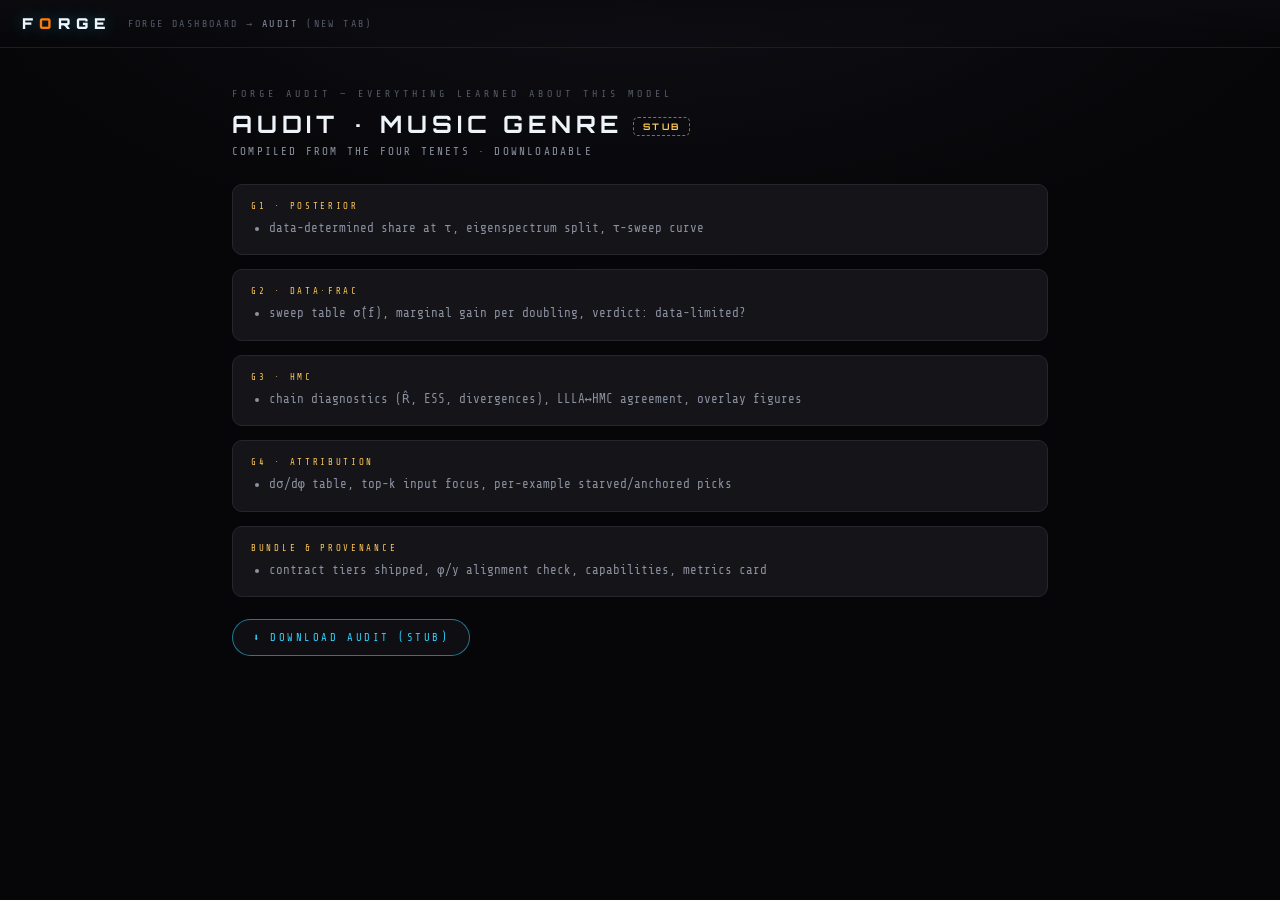
<file: audit.html>
<!DOCTYPE html>
<html lang="en">
<head>
<meta charset="UTF-8">
<meta name="viewport" content="width=device-width, initial-scale=1.0">
<title>FORGE · audit</title>
<link href="https://fonts.googleapis.com/css2?family=Orbitron:wght@500;700;900&family=Share+Tech+Mono&display=swap" rel="stylesheet">
<link rel="stylesheet" href="assets/css/site.css">
</head>
<body>
  <div class="top">
    <div class="brand">F<span class="o">O</span>RGE</div>
    <div class="crumb">forge dashboard → <b>audit</b> (new tab)</div>
    <div class="spacer"></div>
  </div>
  <div class="doc">
    <div class="eye">forge audit — everything learned about this model</div>
    <h1 id="t">—<span class="stub-tag">stub</span></h1>
    <div class="sub" id="s">compiled from the four tenets · downloadable</div>
    <div class="card"><div class="kick">G1 · posterior</div>
      <ul><li>data-determined share at τ, eigenspectrum split, τ-sweep curve</li></ul></div>
    <div class="card"><div class="kick">G2 · data·frac</div>
      <ul><li>sweep table σ̄(f), marginal gain per doubling, verdict: data-limited?</li></ul></div>
    <div class="card"><div class="kick">G3 · hmc</div>
      <ul><li>chain diagnostics (R̂, ESS, divergences), LLLA↔HMC agreement, overlay figures</li></ul></div>
    <div class="card"><div class="kick">G4 · attribution</div>
      <ul><li>dσ/dφ table, top-k input focus, per-example starved/anchored picks</li></ul></div>
    <div class="card"><div class="kick">bundle & provenance</div>
      <ul><li>contract tiers shipped, φ/y alignment check, capabilities, metrics card</li></ul></div>
    <button class="btn" id="btn-audit" style="margin-top:8px">⬇ download audit (stub)</button>
  </div>
<script src="assets/js/stub.js"></script>
<script>
(() => {
  "use strict";
  const M = FORGE_STUB.modelFromQuery();
  document.documentElement.style.setProperty("--ac", M.accent);
  document.getElementById("t").firstChild.textContent = "AUDIT · " + M.name;
  document.getElementById("btn-audit").addEventListener("click", function () {
    this.textContent = "⬇ (stub — wiring comes later)";
  });
})();
</script>
</body>
</html>
</file>
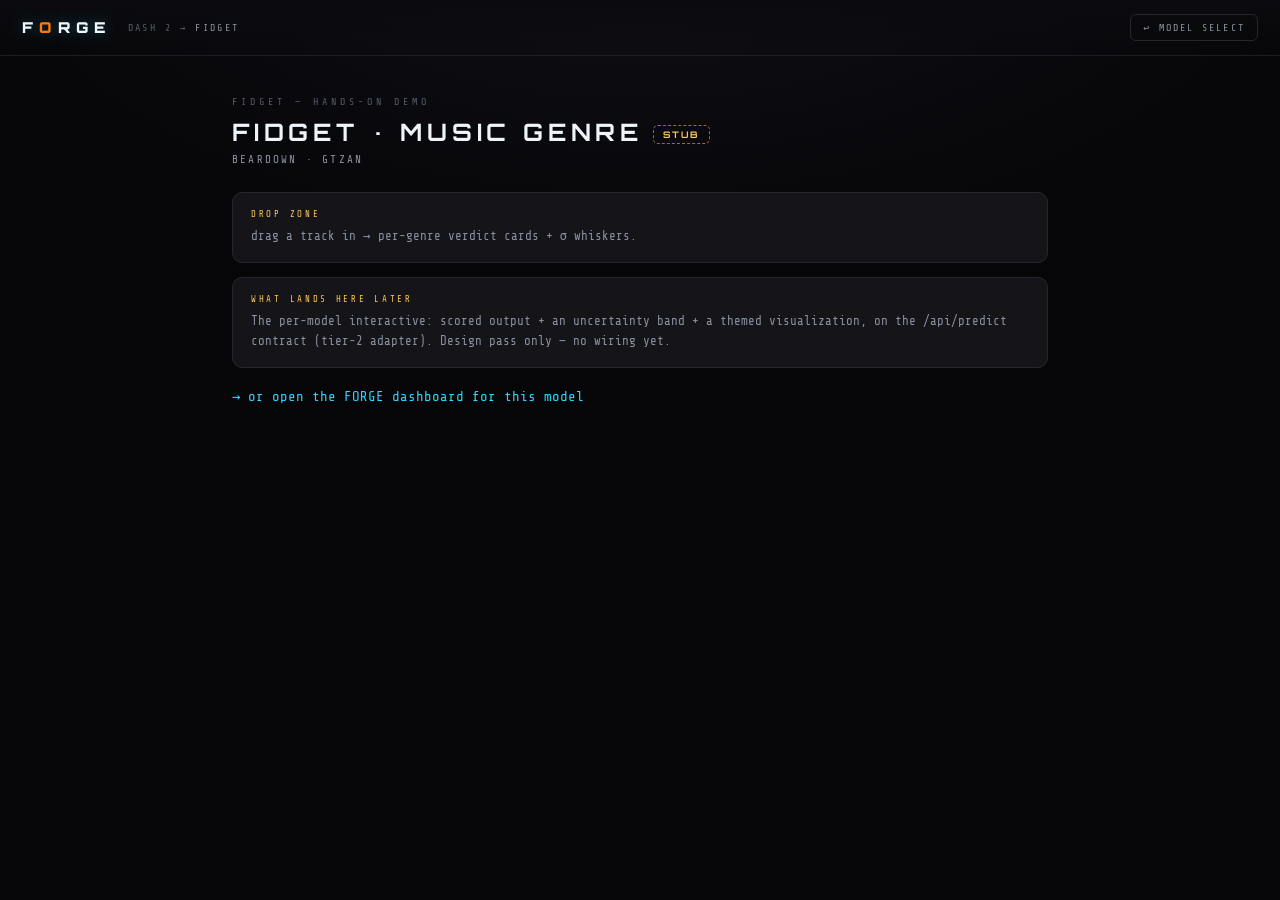
<file: fidget.html>
<!DOCTYPE html>
<html lang="en">
<head>
<meta charset="UTF-8">
<meta name="viewport" content="width=device-width, initial-scale=1.0">
<title>FORGE · fidget</title>
<link href="https://fonts.googleapis.com/css2?family=Orbitron:wght@500;700;900&family=Share+Tech+Mono&display=swap" rel="stylesheet">
<link rel="stylesheet" href="assets/css/site.css">
</head>
<body>
  <div class="top">
    <div class="brand">F<span class="o">O</span>RGE</div>
    <div class="crumb">dash 2 → <b>fidget</b></div>
    <div class="spacer"></div>
    <a class="backlink" id="back2" href="dash1.html">↩ model select</a>
  </div>
  <div class="doc">
    <div class="eye">fidget — hands-on demo</div>
    <h1 id="t">—<span class="stub-tag">stub</span></h1>
    <div class="sub" id="s">—</div>
    <div class="card"><div class="kick">drop zone</div>
      <p id="drop-line">—</p>
    </div>
    <div class="card"><div class="kick">what lands here later</div>
      <p>The per-model interactive: scored output + an uncertainty band + a themed visualization,
         on the /api/predict contract (tier-2 adapter). Design pass only — no wiring yet.</p>
    </div>
    <p style="margin-top:20px"><a id="to-forge" href="#">→ or open the FORGE dashboard for this model</a></p>
  </div>
<script src="assets/js/stub.js"></script>
<script>
(() => {
  "use strict";
  const M = FORGE_STUB.modelFromQuery();
  document.documentElement.style.setProperty("--ac", M.accent);
  document.getElementById("back2").href = "dash1.html?model=" + M.key;
  document.getElementById("t").firstChild.textContent = "FIDGET · " + M.name;
  document.getElementById("s").textContent = M.sub;
  const lines = {
    genre: "drag a track in → per-genre verdict cards + σ whiskers.",
    phonon: "build a crystal → predicted DOS curve with a posterior ribbon.",
    llp: "drop an event CSV → signal score + uncertainty band.",
    tutorial: "pick a penguin → species call, and every step explained.",
  };
  document.getElementById("drop-line").textContent = lines[M.key] || "drop a domain object here.";
  document.getElementById("to-forge").href = "forge.html?model=" + M.key;
})();
</script>
</body>
</html>
</file>
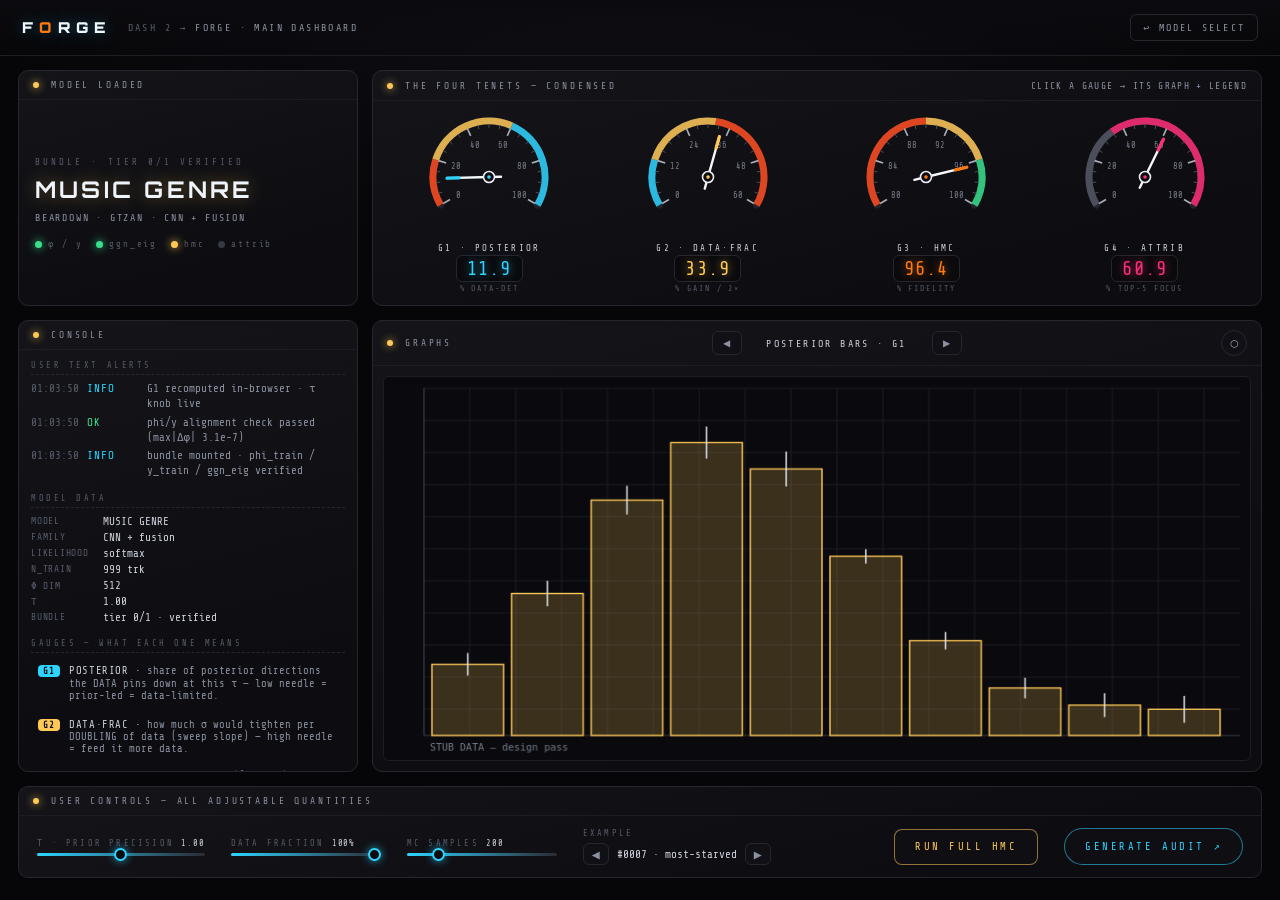
<file: forge.html>
<!DOCTYPE html>
<html lang="en">
<head>
<meta charset="UTF-8">
<meta name="viewport" content="width=device-width, initial-scale=1.0">
<title>FORGE · dashboard</title>
<link href="https://fonts.googleapis.com/css2?family=Orbitron:wght@500;700;900&family=Share+Tech+Mono&display=swap" rel="stylesheet">
<link rel="stylesheet" href="assets/css/site.css">
</head>
<body>
  <div class="top">
    <div class="brand">F<span class="o">O</span>RGE</div>
    <div class="crumb">dash 2 → <b>forge · main dashboard</b></div>
    <div class="spacer"></div>
    <a class="backlink" id="back2" href="dash1.html">↩ model select</a>
  </div>

  <div class="dash">

    <!-- ── model loaded ─────────────────────────────────────── -->
    <section class="panel" id="p-model">
      <div class="ph"><span class="dot"></span>model loaded</div>
      <div class="body">
        <div class="eyebrow">bundle · tier 0/1 verified</div>
        <div class="mname" id="mname">—</div>
        <div class="msub" id="msub">—</div>
        <div class="leds">
          <span><i class="led-on"></i>φ / y</span>
          <span><i class="led-on"></i>ggn_eig</span>
          <span><i class="led-warm"></i>hmc</span>
          <span><i class="led-off"></i>attrib</span>
        </div>
      </div>
    </section>

    <!-- ── gauges G1–G4 ─────────────────────────────────────── -->
    <section class="panel" id="p-gauges">
      <div class="ph"><span class="dot"></span>the four tenets — condensed
        <span class="spacer"></span><span style="letter-spacing:.14em">click a gauge → its graph + legend</span>
      </div>
      <div class="cluster" id="cluster"></div>
    </section>

    <!-- ── console: alerts / model data / gauge legend / graph map ── -->
    <section class="panel" id="p-console">
      <div class="ph"><span class="dot"></span>console</div>
      <div class="body">
        <div class="con-sec"><div class="kick">user text alerts</div><div id="alerts"></div></div>
        <div class="con-sec"><div class="kick">model data</div>
          <dl class="kv" id="mdata"></dl>
        </div>
        <div class="con-sec"><div class="kick">gauges — what each one means</div>
          <div class="glegend" id="glegend"></div>
        </div>
        <div class="con-sec"><div class="kick">graph map</div>
          <div class="gmap" id="gmap"></div>
        </div>
      </div>
    </section>

    <!-- ── graphs ───────────────────────────────────────────── -->
    <section class="panel" id="p-graphs">
      <div class="ph">
        <span class="dot"></span>graphs
        <span class="spacer"></span>
        <span class="gtoggle">
          <button id="g-prev" title="previous graph">◀</button>
          <span class="gtitle" id="gtitle">—</span>
          <button id="g-next" title="next graph">▶</button>
        </span>
        <span class="spacer"></span>
        <button id="btn-expand" title="expand current">◯</button>
      </div>
      <div class="stage"><canvas id="graph-canvas"></canvas></div>
    </section>

    <!-- ── user controls ────────────────────────────────────── -->
    <section class="panel" id="p-controls">
      <div class="ph"><span class="dot"></span>user controls — all adjustable quantities</div>
      <div class="body">
        <div class="ctl"><label>τ · prior precision <b id="tau-v">1.00</b></label>
          <input type="range" id="tau" min="-1" max="1" step="0.01" value="0"></div>
        <div class="ctl"><label>data fraction <b id="frac-v">100%</b></label>
          <input type="range" id="frac" min="5" max="100" step="1" value="100"></div>
        <div class="ctl"><label>mc samples <b id="mc-v">200</b></label>
          <input type="range" id="mc" min="20" max="1000" step="20" value="200"></div>
        <div class="ctl"><label>example</label>
          <div class="picker">
            <button id="ex-prev">◀</button><span class="val" id="ex-v">#0007 · most-starved</span><button id="ex-next">▶</button>
          </div>
        </div>
        <div class="spacer"></div>
        <button class="btn" id="btn-hmc">run full hmc</button>
        <button class="btn" id="btn-audit">generate audit ↗</button>
      </div>
    </section>
  </div>

  <!-- expand popup -->
  <div id="overlay">
    <div class="box">
      <div class="ph"><span class="dot"></span><span id="ov-title">—</span>
        <span class="spacer"></span><button id="ov-close" title="close">✕</button></div>
      <canvas id="ov-canvas"></canvas>
    </div>
  </div>

<script src="assets/js/stub.js"></script>
<script src="assets/js/gauges.js"></script>
<script>
(() => {
  "use strict";
  const M = FORGE_STUB.modelFromQuery();
  document.documentElement.style.setProperty("--pc", M.accent);
  document.title = `FORGE · ${M.name}`;
  document.getElementById("back2").href = `dash1.html?model=${M.key}`;
  document.getElementById("mname").textContent = M.name;
  document.getElementById("msub").textContent  = `${M.sub} · ${M.family}`;

  // ---- shared stub state the controls push around ----
  const st = { tau: 1.0, frac: 1.0, mc: 200, ex: 7 };

  // ---- model data ----
  const mdata = document.getElementById("mdata");
  const rows = [["model", M.name], ["family", M.family], ["likelihood", M.likelihood],
                ["n_train", M.n], ["φ dim", M.d], ["τ", M.tau], ["bundle", "tier 0/1 · verified"]];
  mdata.innerHTML = rows.map(([k, v]) => `<dt>${k}</dt><dd>${v}</dd>`).join("");

  // ---- alerts ----
  const feed = FORGE_STUB.startAlerts(document.getElementById("alerts"));

  // ---- gauges: the four tenets, condensed ----
  const GDEFS = [
    { id: "G1", name: "posterior", unit: "% data-det", accent: "#2DD4FF", min: 0, max: 100, value: 12,
      legend: "share of posterior directions the DATA pins down at this τ — low needle = prior-led = data-limited.",
      zones: [{ from: 0, to: 20, color: "#FF4D1F" }, { from: 20, to: 60, color: "#FFC857" }, { from: 60, to: 100, color: "#2DD4FF" }],
      graph: "posterior" },
    { id: "G2", name: "data·frac", unit: "% gain / 2×", accent: "#FFC857", min: 0, max: 60, value: 34,
      legend: "how much σ would tighten per DOUBLING of data (sweep slope) — high needle = feed it more data.",
      zones: [{ from: 0, to: 12, color: "#2DD4FF" }, { from: 12, to: 32, color: "#FFC857" }, { from: 32, to: 60, color: "#FF4D1F" }],
      graph: "sweep" },
    { id: "G3", name: "hmc", unit: "% fidelity", accent: "#FF7A0D", min: 80, max: 100, value: 96.4,
      legend: "LLLA ↔ HMC agreement (R̂-gated) — high needle = the fast path is telling the truth.",
      zones: [{ from: 80, to: 90, color: "#FF4D1F" }, { from: 90, to: 96, color: "#FFC857" }, { from: 96, to: 100, color: "#37E08B" }],
      graph: "hmctrace" },
    { id: "G4", name: "attrib", unit: "% top-5 focus", accent: "#FF2D7A", min: 0, max: 100, value: 61,
      legend: "how concentrated dσ/dφ is in the top-5 inputs — high needle = uncertainty is localized, actionable.",
      zones: [{ from: 0, to: 35, color: "#767c89", alpha: 0.5 }, { from: 35, to: 100, color: "#FF2D7A" }],
      graph: "confusion" },
  ];
  const cluster = document.getElementById("cluster");
  const gauges = {};
  GDEFS.forEach((g) => {
    const el = document.createElement("div");
    el.className = "gauge live"; el.dataset.g = g.id;
    cluster.appendChild(el);
    gauges[g.id] = FORGE_GAUGES.makeGauge(el, g);
    el.addEventListener("click", () => { showGraphByKey(g.graph); flashLegend(g.id); });
  });

  // ---- gauge legend (the "more information" box) ----
  const gl = document.getElementById("glegend");
  gl.innerHTML = GDEFS.map((g) =>
    `<div class="row" data-g="${g.id}" style="--ac:${g.accent}">
       <span class="chip">${g.id}</span>
       <span><span class="gt">${g.name.toUpperCase()}</span> · <span class="gd">${g.legend}</span></span>
     </div>`).join("");
  gl.querySelectorAll(".row").forEach((r) => {
    r.addEventListener("click", () => {
      const g = GDEFS.find((x) => x.id === r.dataset.g);
      showGraphByKey(g.graph); flashLegend(g.id);
    });
  });
  function flashLegend(id) {
    gl.querySelectorAll(".row").forEach((r) => r.classList.toggle("hot", r.dataset.g === id));
    setTimeout(() => gl.querySelectorAll(".row").forEach((r) => r.classList.remove("hot")), 1800);
  }

  // ---- graphs: stage + map + toggle + expand ----
  const G = FORGE_STUB.GRAPHS;
  let cur = 0;
  const cv = document.getElementById("graph-canvas"), cx = cv.getContext("2d");
  const gtitle = document.getElementById("gtitle");
  const gmap = document.getElementById("gmap");
  gmap.innerHTML = G.map((g, i) =>
    `<div class="g" data-i="${i}"><span class="idx">0${i + 1}</span>${g.title}
       <span style="margin-left:auto;color:var(--ink-faint);font-size:9px">${g.gauge}</span></div>`).join("");
  gmap.querySelectorAll(".g").forEach((el) =>
    el.addEventListener("click", () => showGraph(+el.dataset.i)));

  function fit(canvas) {
    const r = canvas.getBoundingClientRect(), dpr = window.devicePixelRatio || 1;
    canvas.width = Math.max(300, r.width * dpr); canvas.height = Math.max(200, r.height * dpr);
    const c = canvas.getContext("2d"); c.setTransform(dpr, 0, 0, dpr, 0, 0);
    return [r.width, r.height];
  }
  function draw() {
    const [W, H] = fit(cv);
    G[cur].draw(cx, W, H, M, st);
    gtitle.textContent = `${G[cur].title} · ${G[cur].gauge}`;
    gmap.querySelectorAll(".g").forEach((el, i) => {
      el.classList.toggle("cur", i === cur);
      el.style.setProperty("--ac", M.accent);
    });
    if (overlay.classList.contains("on")) drawOverlay();
  }
  function showGraph(i) { cur = (i + G.length) % G.length; draw(); }
  function showGraphByKey(k) { showGraph(G.findIndex((g) => g.key === k)); }
  document.getElementById("g-prev").addEventListener("click", () => showGraph(cur - 1));
  document.getElementById("g-next").addEventListener("click", () => showGraph(cur + 1));

  // expand popup
  const overlay = document.getElementById("overlay");
  const ov = document.getElementById("ov-canvas"), ovx = ov.getContext("2d");
  function drawOverlay() {
    const [W, H] = fit(ov);
    G[cur].draw(ovx, W, H, M, st);
    document.getElementById("ov-title").textContent = `${G[cur].title} — expanded`;
  }
  document.getElementById("btn-expand").addEventListener("click", () => { overlay.classList.add("on"); drawOverlay(); });
  document.getElementById("ov-close").addEventListener("click", () => overlay.classList.remove("on"));
  overlay.addEventListener("click", (e) => { if (e.target === overlay) overlay.classList.remove("on"); });

  // ---- controls (stubs that visibly move the instruments) ----
  const tau = document.getElementById("tau"), tauV = document.getElementById("tau-v");
  tau.addEventListener("input", () => {
    st.tau = Math.pow(10, +tau.value);
    tauV.textContent = st.tau.toFixed(2);
    gauges.G1.setTarget(6 + 80 / (1 + st.tau * 6));      // stub coupling: τ reshapes G1
    draw();
  });
  const frac = document.getElementById("frac"), fracV = document.getElementById("frac-v");
  frac.addEventListener("input", () => {
    st.frac = +frac.value / 100;
    fracV.textContent = `${frac.value}%`;
    gauges.G2.setTarget(10 + 40 * (1.05 - st.frac));     // stub coupling: less data = more gain left
    draw();
  });
  const mc = document.getElementById("mc"), mcV = document.getElementById("mc-v");
  mc.addEventListener("input", () => { st.mc = +mc.value; mcV.textContent = mc.value; });
  const exV = document.getElementById("ex-v");
  const EX = ["#0007 · most-starved", "#0112 · most-anchored", "#0009 · random", "#0044 · guest"];
  let exi = 0;
  document.getElementById("ex-prev").addEventListener("click", () => { exi = (exi + 3) % 4; exV.textContent = EX[exi]; draw(); });
  document.getElementById("ex-next").addEventListener("click", () => { exi = (exi + 1) % 4; exV.textContent = EX[exi]; draw(); });

  // run full hmc — stub run: button pulses, G3 dips then recovers, alert lands
  const hmcBtn = document.getElementById("btn-hmc");
  hmcBtn.addEventListener("click", () => {
    if (hmcBtn.classList.contains("running")) return;
    hmcBtn.classList.add("running"); hmcBtn.textContent = "hmc running…";
    feed.push("WARN", `HMC chain launched · ${st.mc} samples (stub)`);
    gauges.G3.setTarget(84);
    setTimeout(() => {
      gauges.G3.setTarget(97.1);
      hmcBtn.classList.remove("running"); hmcBtn.textContent = "run full hmc";
      feed.push("OK", "HMC done · R̂ 1.01 · overlay refreshed (stub)");
      showGraphByKey("hmctrace");
    }, 2600);
  });

  // generate audit — new tab per spec
  document.getElementById("btn-audit").addEventListener("click", () => {
    feed.push("INFO", "audit compiled · opening new tab (stub)");
    window.open(`audit.html?model=${M.key}`, "_blank");
  });

  window.addEventListener("resize", draw);
  draw();
})();
</script>
</body>
</html>
</file>
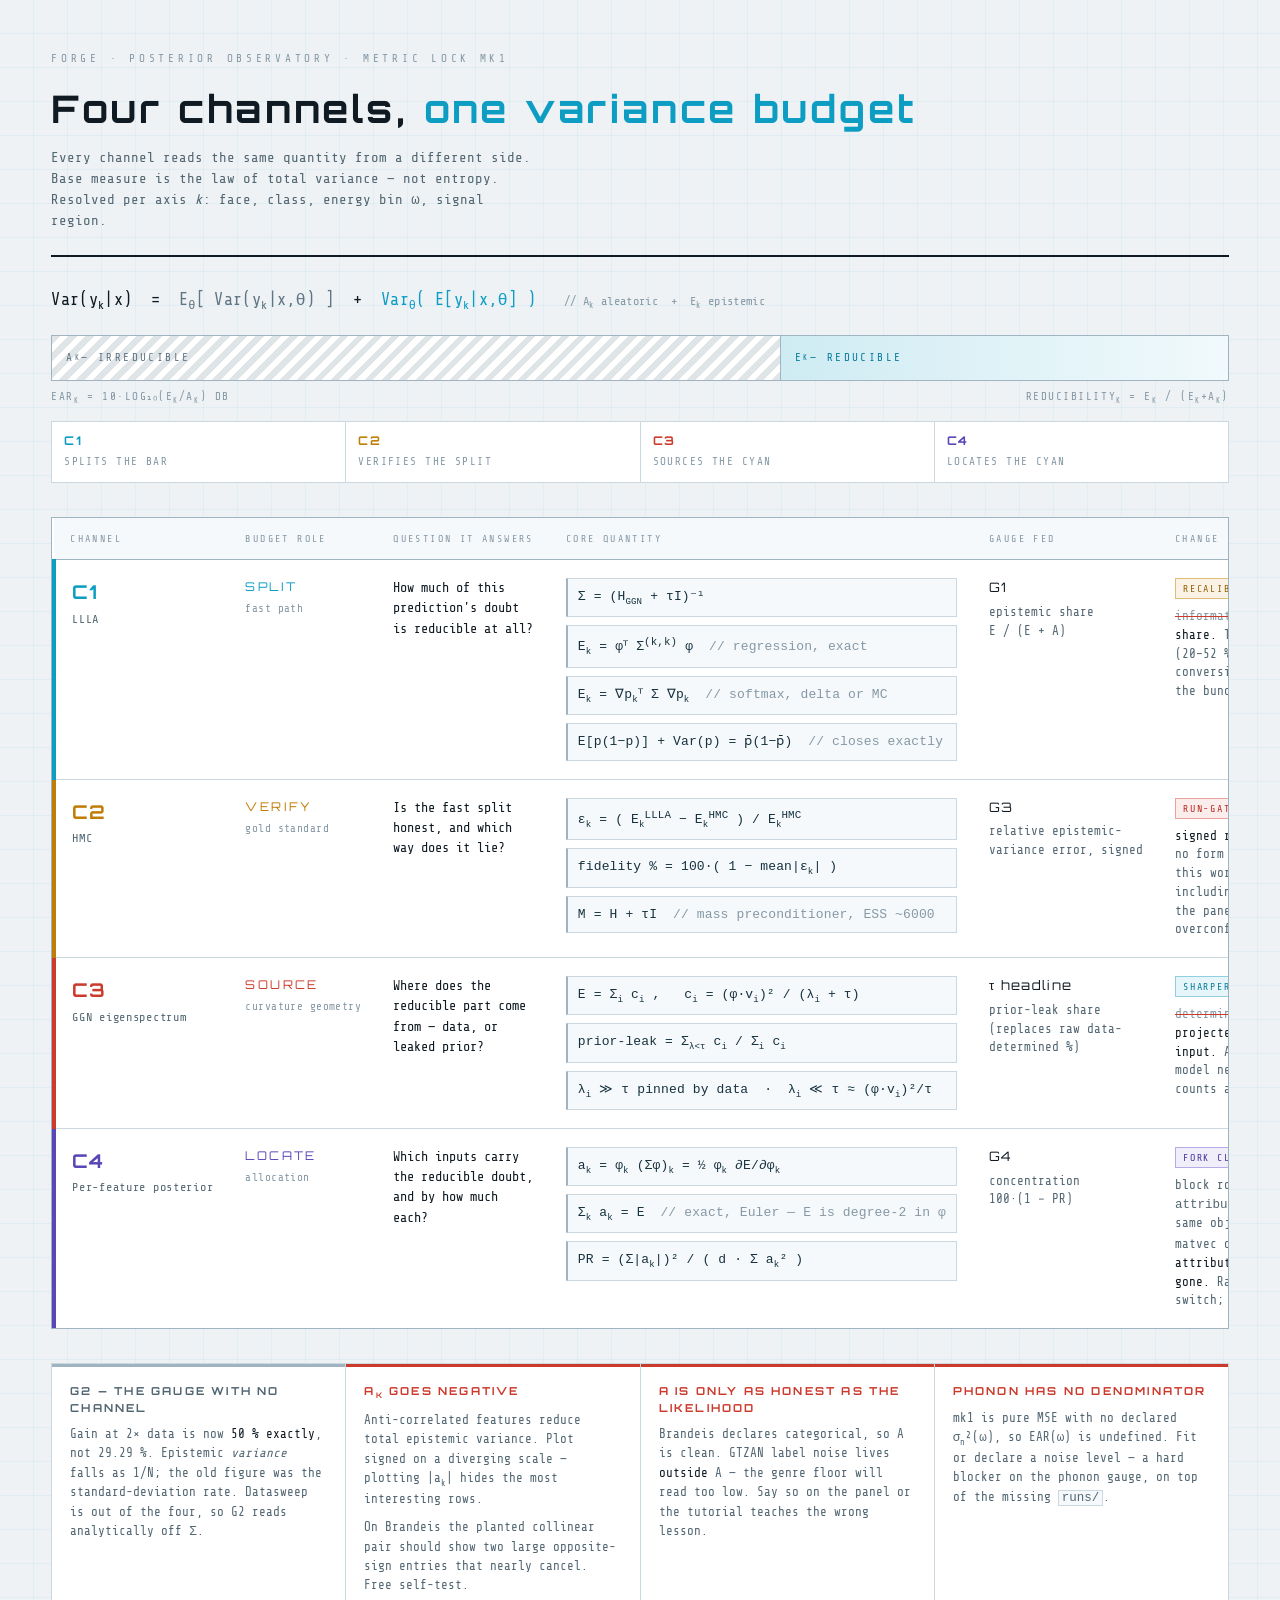
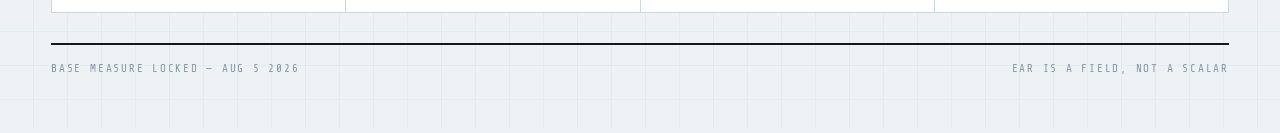
<file: forge_foundations/FORGE_metrics_variance_light_mk1.html>
<!DOCTYPE html>
<html lang="en">
<head>
<meta charset="utf-8">
<meta name="viewport" content="width=device-width, initial-scale=1">
<title>FORGE — C1–C4 under the variance budget</title>
<link rel="preconnect" href="https://fonts.googleapis.com">
<link rel="preconnect" href="https://fonts.gstatic.com" crossorigin>
<link href="https://fonts.googleapis.com/css2?family=Orbitron:wght@500;700&family=Share+Tech+Mono&display=swap" rel="stylesheet">
<style>
  :root{
    --paper:#eef2f5;
    --plate:#ffffff;
    --plate-2:#f6f9fb;
    --rule:#ccd8e0;
    --rule-hot:#9fb3c0;
    --grid:rgba(13,157,194,.10);

    --ink:#101a22;
    --ink-dim:#526672;
    --ink-faint:#8598a5;

    --c1:#0d9dc2;   /* LLLA     — split   */
    --c2:#c07d05;   /* HMC      — verify  */
    --c3:#cc3a2c;   /* GGN      — source  */
    --c4:#5b46b8;   /* features — locate  */

    --alea:#8598a5; /* irreducible */
    --epi:#0d9dc2;  /* reducible   */

    --display:'Orbitron',"Eurostile",Impact,sans-serif;
    --mono:'Share Tech Mono',"Consolas",ui-monospace,monospace;
  }

  *{box-sizing:border-box}
  html,body{margin:0;padding:0}
  body{
    background:var(--paper);
    color:var(--ink);
    font-family:var(--mono);
    font-size:15px;
    line-height:1.5;
    padding:clamp(18px,4vw,52px);
    background-image:
      linear-gradient(transparent 96%, var(--grid) 100%),
      linear-gradient(90deg, transparent 96%, var(--grid) 100%);
    background-size:100% 34px, 34px 100%;
  }

  .wrap{max-width:1360px;margin:0 auto}

  /* ── masthead ───────────────────────────────────────────── */
  header{border-bottom:2px solid var(--ink);padding-bottom:24px;margin-bottom:30px}
  .eyebrow{
    font-family:var(--mono);font-size:11px;letter-spacing:.34em;
    color:var(--ink-faint);text-transform:uppercase;margin:0 0 12px
  }
  h1{
    font-family:var(--display);font-weight:700;
    font-size:clamp(22px,3.4vw,38px);letter-spacing:.09em;
    margin:0 0 6px;color:var(--ink)
  }
  h1 em{font-style:normal;color:var(--c1)}
  .standfirst{color:var(--ink-dim);max-width:62ch;margin:10px 0 0;font-size:14px}

  /* ── signature: the budget bar ──────────────────────────── */
  .budget{margin:30px 0 34px}
  .identity{
    font-size:clamp(13px,1.5vw,17px);color:var(--ink);
    letter-spacing:.02em;margin:0 0 16px;overflow-x:auto;white-space:nowrap;
    padding-bottom:4px
  }
  .identity .lbl{color:var(--ink-faint);font-size:12px}
  .identity .epi{color:var(--epi)}
  .identity .alea{color:#5f7583}

  .bar{
    display:flex;height:46px;border:1px solid var(--rule-hot);
    background:var(--plate);position:relative
  }
  .seg{position:relative;display:flex;align-items:center;padding:0 14px;
       font-size:11px;letter-spacing:.22em;text-transform:uppercase}
  .seg.a{
    flex:0 0 62%;
    background:repeating-linear-gradient(135deg,rgba(133,152,165,.26) 0 6px,transparent 6px 12px);
    color:#5f7583;border-right:1px solid var(--rule-hot)
  }
  .seg.e{
    flex:1;
    background:linear-gradient(90deg,rgba(13,157,194,.20),rgba(13,157,194,.06));
    color:#0a7d9b
  }
  .bar-key{
    display:flex;justify-content:space-between;margin-top:8px;
    font-size:11px;color:var(--ink-faint);letter-spacing:.14em;text-transform:uppercase
  }
  .acts{display:grid;grid-template-columns:repeat(4,1fr);gap:1px;margin-top:14px;
        border:1px solid var(--rule);background:var(--rule)}
  .act{background:var(--plate);padding:10px 12px}
  .act b{font-family:var(--display);font-size:12px;letter-spacing:.14em;display:block}
  .act span{font-size:11px;color:var(--ink-faint);letter-spacing:.13em;text-transform:uppercase}
  .act.k1 b{color:var(--c1)} .act.k2 b{color:var(--c2)}
  .act.k3 b{color:var(--c3)} .act.k4 b{color:var(--c4)}

  /* ── table ──────────────────────────────────────────────── */
  .scroll{overflow-x:auto;border:1px solid var(--rule-hot);background:var(--plate)}
  table{border-collapse:collapse;width:100%;min-width:1080px}
  thead th{
    position:sticky;top:0;z-index:2;
    background:var(--plate-2);
    font-family:var(--mono);font-weight:400;font-size:10px;
    letter-spacing:.24em;text-transform:uppercase;color:var(--ink-faint);
    text-align:left;padding:13px 16px;border-bottom:1px solid var(--rule-hot);
    white-space:nowrap
  }
  tbody td{
    padding:18px 16px;vertical-align:top;
    border-bottom:1px solid var(--rule);font-size:13.5px
  }
  tbody tr:last-child td{border-bottom:0}
  tbody tr{transition:background .16s ease}
  tbody tr:hover{background:var(--plate-2)}

  .ch{white-space:nowrap;border-left:4px solid transparent}
  .ch .id{font-family:var(--display);font-weight:700;font-size:19px;letter-spacing:.06em;display:block}
  .ch .nm{font-size:12px;color:var(--ink-dim);letter-spacing:.06em;display:block;margin-top:3px}
  tr.k1 .ch{border-left-color:var(--c1)} tr.k1 .ch .id{color:var(--c1)}
  tr.k2 .ch{border-left-color:var(--c2)} tr.k2 .ch .id{color:var(--c2)}
  tr.k3 .ch{border-left-color:var(--c3)} tr.k3 .ch .id{color:var(--c3)}
  tr.k4 .ch{border-left-color:var(--c4)} tr.k4 .ch .id{color:var(--c4)}

  .role{
    font-family:var(--display);font-size:12px;letter-spacing:.2em;
    text-transform:uppercase;white-space:nowrap
  }
  tr.k1 .role{color:var(--c1)} tr.k2 .role{color:var(--c2)}
  tr.k3 .role{color:var(--c3)} tr.k4 .role{color:var(--c4)}
  .role small{display:block;font-family:var(--mono);letter-spacing:.04em;
              text-transform:none;color:var(--ink-faint);font-size:11px;margin-top:5px}

  .q{color:var(--ink);max-width:26ch}

  .f{
    display:block;background:var(--plate-2);border:1px solid var(--rule);
    border-left:2px solid var(--rule-hot);
    padding:8px 10px;margin:0 0 8px;font-size:13px;color:#16323f;
    letter-spacing:.01em;overflow-x:auto;white-space:nowrap
  }
  .f:last-child{margin-bottom:0}
  .f .note{color:var(--ink-faint)}
  sub{font-size:.7em}

  .gauge{white-space:nowrap;font-size:12.5px}
  .gauge .gid{font-family:var(--display);font-size:13px;letter-spacing:.1em;color:var(--ink)}
  .gauge .gval{display:block;color:var(--ink-dim);margin-top:5px}

  .status{max-width:34ch;color:var(--ink-dim);font-size:12.5px}
  .status .was{color:var(--ink-faint);text-decoration:line-through;text-decoration-color:#cc3a2c}
  .status .now{color:var(--ink)}

  .tag{
    display:inline-block;font-size:10px;letter-spacing:.18em;text-transform:uppercase;
    padding:2px 7px;border:1px solid;margin:0 0 8px
  }
  .tag.live{color:#0a7d9b;border-color:#8fcfdf;background:rgba(13,157,194,.10)}
  .tag.recal{color:#96620a;border-color:#e0bd76;background:rgba(192,125,5,.10)}
  .tag.gated{color:#b52f22;border-color:#e8a49c;background:rgba(204,58,44,.09)}
  .tag.unblocked{color:#4a37a0;border-color:#b6abe6;background:rgba(91,70,184,.09)}

  /* ── footer notes ───────────────────────────────────────── */
  .notes{margin-top:34px;display:grid;grid-template-columns:repeat(auto-fit,minmax(268px,1fr));gap:1px;
         background:var(--rule);border:1px solid var(--rule)}
  .note-card{background:var(--plate);padding:16px 18px;border-top:3px solid var(--rule-hot)}
  .note-card h3{
    font-family:var(--display);font-size:11px;letter-spacing:.2em;text-transform:uppercase;
    margin:0 0 9px;color:var(--ink-dim)
  }
  .note-card p{margin:0;font-size:12.5px;color:var(--ink-dim);line-height:1.55}
  .note-card p + p{margin-top:9px}
  .note-card strong{color:var(--ink);font-weight:400}
  .note-card code{background:var(--plate-2);padding:0 3px;border:1px solid var(--rule)}
  .warn{border-top-color:var(--c3)}
  .warn h3{color:var(--c3)}

  footer{margin-top:30px;padding-top:16px;border-top:2px solid var(--ink);
         font-size:11px;letter-spacing:.16em;text-transform:uppercase;color:var(--ink-faint);
         display:flex;justify-content:space-between;flex-wrap:wrap;gap:10px}

  @media (max-width:640px){
    .acts{grid-template-columns:repeat(2,1fr)}
    .seg{font-size:9px;letter-spacing:.12em;padding:0 8px}
  }
  @media (prefers-reduced-motion:reduce){*{transition:none!important;animation:none!important}}
  a:focus-visible,tr:focus-visible{outline:2px solid var(--c1);outline-offset:2px}

  @media print{
    body{background:#fff;padding:0}
    .scroll{overflow:visible}
    table{min-width:0}
  }
</style>
</head>
<body>
<div class="wrap">

<header>
  <p class="eyebrow">FORGE · posterior observatory · metric lock mk1</p>
  <h1>Four channels, <em>one variance budget</em></h1>
  <p class="standfirst">
    Every channel reads the same quantity from a different side. Base measure is the law of total
    variance — not entropy. Resolved per axis <em>k</em>: face, class, energy bin ω, signal region.
  </p>
</header>

<section class="budget" aria-label="The variance budget">
  <p class="identity">
    Var(y<sub>k</sub>|x) &nbsp;=&nbsp;
    <span class="alea">E<sub>θ</sub>[ Var(y<sub>k</sub>|x,θ) ]</span>
    &nbsp;+&nbsp;
    <span class="epi">Var<sub>θ</sub>( E[y<sub>k</sub>|x,θ] )</span>
    &nbsp;&nbsp;<span class="lbl">// A<sub>k</sub> aleatoric &nbsp;+&nbsp; E<sub>k</sub> epistemic</span>
  </p>

  <div class="bar" role="img" aria-label="Total predictive variance split into an irreducible aleatoric part and a reducible epistemic part">
    <div class="seg a">A<sub>k</sub> — irreducible</div>
    <div class="seg e">E<sub>k</sub> — reducible</div>
  </div>
  <div class="bar-key">
    <span>EAR<sub>k</sub> = 10·log₁₀(E<sub>k</sub>/A<sub>k</sub>) dB</span>
    <span>reducibility<sub>k</sub> = E<sub>k</sub> / (E<sub>k</sub>+A<sub>k</sub>)</span>
  </div>

  <div class="acts">
    <div class="act k1"><b>C1</b><span>splits the bar</span></div>
    <div class="act k2"><b>C2</b><span>verifies the split</span></div>
    <div class="act k3"><b>C3</b><span>sources the cyan</span></div>
    <div class="act k4"><b>C4</b><span>locates the cyan</span></div>
  </div>
</section>

<div class="scroll">
<table>
  <thead>
    <tr>
      <th scope="col">Channel</th>
      <th scope="col">Budget role</th>
      <th scope="col">Question it answers</th>
      <th scope="col">Core quantity</th>
      <th scope="col">Gauge fed</th>
      <th scope="col">Change from the entropy scheme</th>
    </tr>
  </thead>
  <tbody>

    <tr class="k1">
      <td class="ch"><span class="id">C1</span><span class="nm">LLLA</span></td>
      <td class="role">Split<small>fast path</small></td>
      <td class="q">How much of this prediction's doubt is reducible at all?</td>
      <td>
        <code class="f">Σ = (H<sub>GGN</sub> + τI)⁻¹</code>
        <code class="f">E<sub>k</sub> = φᵀ Σ<sup>(k,k)</sup> φ &nbsp;<span class="note">// regression, exact</span></code>
        <code class="f">E<sub>k</sub> = ∇p<sub>k</sub>ᵀ Σ ∇p<sub>k</sub> &nbsp;<span class="note">// softmax, delta or MC</span></code>
        <code class="f">E[p(1−p)] + Var(p) = p̄(1−p̄) &nbsp;<span class="note">// closes exactly</span></code>
      </td>
      <td class="gauge">
        <span class="gid">G1</span>
        <span class="gval">epistemic share<br>E / (E + A)</span>
      </td>
      <td class="status">
        <span class="tag recal">Recalibrate</span>
        <span class="was">BALD mutual-information fraction</span> →
        <span class="now">variance share.</span> The Jul 21 genre numbers (20–52 %) are entropy-scale;
        no conversion exists, refit from the bundles.
      </td>
    </tr>

    <tr class="k2">
      <td class="ch"><span class="id">C2</span><span class="nm">HMC</span></td>
      <td class="role">Verify<small>gold standard</small></td>
      <td class="q">Is the fast split honest, and which way does it lie?</td>
      <td>
        <code class="f">ε<sub>k</sub> = ( E<sub>k</sub><sup>LLLA</sup> − E<sub>k</sub><sup>HMC</sup> ) / E<sub>k</sub><sup>HMC</sup></code>
        <code class="f">fidelity % = 100·( 1 − mean|ε<sub>k</sub>| )</code>
        <code class="f">M = H + τI &nbsp;<span class="note">// mass preconditioner, ESS ~6000</span></code>
      </td>
      <td class="gauge">
        <span class="gid">G3</span>
        <span class="gval">relative epistemic-<br>variance error, signed</span>
      </td>
      <td class="status">
        <span class="tag gated">Run-gated</span>
        <span class="was">1 − TV distance</span> →
        <span class="now">signed relative error.</span> TV had no form for DOS regression; this works on
        every axis including ω. Keep the sign on the panel — ε &lt; 0 is the overconfident direction.
      </td>
    </tr>

    <tr class="k3">
      <td class="ch"><span class="id">C3</span><span class="nm">GGN eigenspectrum</span></td>
      <td class="role">Source<small>curvature geometry</small></td>
      <td class="q">Where does the reducible part come from — data, or leaked prior?</td>
      <td>
        <code class="f">E = Σ<sub>i</sub> c<sub>i</sub> , &nbsp; c<sub>i</sub> = (φ·v<sub>i</sub>)² / (λ<sub>i</sub> + τ)</code>
        <code class="f">prior-leak = Σ<sub>λ&lt;τ</sub> c<sub>i</sub> / Σ<sub>i</sub> c<sub>i</sub></code>
        <code class="f">λ<sub>i</sub> ≫ τ pinned by data &nbsp;·&nbsp; λ<sub>i</sub> ≪ τ ≈ (φ·v<sub>i</sub>)²/τ</code>
      </td>
      <td class="gauge">
        <span class="gid">τ headline</span>
        <span class="gval">prior-leak share<br>(replaces raw data-<br>determined %)</span>
      </td>
      <td class="status">
        <span class="tag live">Sharper</span>
        <span class="was">unprojected data-determined %</span> →
        <span class="now">leak share projected onto the actual input.</span> A starved direction the model
        never uses no longer counts against it.
      </td>
    </tr>

    <tr class="k4">
      <td class="ch"><span class="id">C4</span><span class="nm">Per-feature posterior</span></td>
      <td class="role">Locate<small>allocation</small></td>
      <td class="q">Which inputs carry the reducible doubt, and by how much each?</td>
      <td>
        <code class="f">a<sub>k</sub> = φ<sub>k</sub> (Σφ)<sub>k</sub> = ½ φ<sub>k</sub> ∂E/∂φ<sub>k</sub></code>
        <code class="f">Σ<sub>k</sub> a<sub>k</sub> = E &nbsp;<span class="note">// exact, Euler — E is degree-2 in φ</span></code>
        <code class="f">PR = (Σ|a<sub>k</sub>|)² / ( d · Σ a<sub>k</sub>² )</code>
      </td>
      <td class="gauge">
        <span class="gid">G4</span>
        <span class="gval">concentration<br>100·(1 − PR)</span>
      </td>
      <td class="status">
        <span class="tag unblocked">Fork closed</span>
        The marginal-block route and <code>attribution.py</code>'s dσ/dφ are the same object up to φ<sub>k</sub>.
        One matvec on cached Σ — <span class="now">the attribution.npz blocker is gone.</span>
        Ranking survives the switch; the PR value does not.
      </td>
    </tr>

  </tbody>
</table>
</div>

<section class="notes">
  <div class="note-card">
    <h3>G2 — the gauge with no channel</h3>
    <p>Gain at 2× data is now <strong>50 % exactly</strong>, not 29.29 %. Epistemic <em>variance</em>
    falls as 1/N; the old figure was the standard-deviation rate. Datasweep is out of the four, so
    G2 reads analytically off Σ.</p>
  </div>
  <div class="note-card warn">
    <h3>a<sub>k</sub> goes negative</h3>
    <p>Anti-correlated features reduce total epistemic variance. Plot signed on a diverging scale —
    plotting |a<sub>k</sub>| hides the most interesting rows.</p>
    <p>On Brandeis the planted collinear pair should show two large opposite-sign entries that nearly
    cancel. Free self-test.</p>
  </div>
  <div class="note-card warn">
    <h3>A is only as honest as the likelihood</h3>
    <p>Brandeis declares categorical, so A is clean. GTZAN label noise lives <strong>outside</strong> A —
    the genre floor will read too low. Say so on the panel or the tutorial teaches the wrong lesson.</p>
  </div>
  <div class="note-card warn">
    <h3>Phonon has no denominator</h3>
    <p>mk1 is pure MSE with no declared σ<sub>n</sub>²(ω), so EAR(ω) is undefined. Fit or declare a noise
    level — a hard blocker on the phonon gauge, on top of the missing <code>runs/</code>.</p>
  </div>
</section>

<footer>
  <span>Base measure locked — Aug 5 2026</span>
  <span>EAR is a field, not a scalar</span>
</footer>

</div>
</body>
</html>
</file>
<file: assets/css/site.css>
/* ============================================================
   FORGE_site_dev · site.css
   Stage-C design system: black/grey primary, colors pop.
   ============================================================ */
:root{
  /* greys — the stage */
  --bg0:#060608; --bg1:#0d0d11; --bg2:#141419; --bg3:#1b1b22;
  --line:#26262f; --line-soft:#1d1d25;
  --ink:#cdd2dc; --ink-dim:#8b91a0; --ink-faint:#565b68;

  /* pop — the instruments (FORGE flame palette) */
  --cyan:#2DD4FF; --cyan-hot:#7ff0ff;
  --gold:#FFC857; --ignite:#FFB800;
  --ember:#FF4D1F; --flame:#FF7A0D;
  --magenta:#FF2D7A;
  --ok:#37E08B;

  --mono:'Share Tech Mono', ui-monospace, Consolas, monospace;
  --disp:'Orbitron', var(--mono);
  --radius:10px;
}
*{box-sizing:border-box;margin:0;padding:0}
html,body{height:100%}
body{
  background:
    radial-gradient(1200px 600px at 50% -10%, #101018 0%, transparent 60%),
    var(--bg0);
  color:var(--ink); font-family:var(--mono); font-size:14px;
  -webkit-font-smoothing:antialiased;
}
a{color:var(--cyan); text-decoration:none}
a:hover{color:var(--cyan-hot)}
button{font-family:var(--mono)}

/* ---- top chrome (crumb bar) ---- */
.top{
  display:flex; align-items:center; gap:16px;
  padding:14px 22px; border-bottom:1px solid var(--line-soft);
  background:linear-gradient(180deg, #0b0b0f 0%, transparent 100%);
}
.top .brand{font-family:var(--disp); font-weight:900; font-size:15px; letter-spacing:.42em; color:#eef7fb;
  text-shadow:0 0 14px rgba(45,212,255,.35)}
.top .brand .o{color:var(--flame)}
.top .crumb{font-size:10px; letter-spacing:.24em; text-transform:uppercase; color:var(--ink-faint)}
.top .crumb b{color:var(--ink-dim); font-weight:400}
.top .spacer{flex:1}
.top .backlink{font-size:10px; letter-spacing:.22em; text-transform:uppercase;
  border:1px solid var(--line); padding:7px 12px; border-radius:6px; color:var(--ink-dim)}
.top .backlink:hover{border-color:var(--cyan); color:var(--cyan)}

/* ---- select pages (dash 1 / dash 2) ---- */
.select-wrap{min-height:calc(100vh - 60px); display:flex; flex-direction:column;
  align-items:center; justify-content:center; gap:34px; padding:40px 20px}
.select-eye{font-size:10px; letter-spacing:.4em; text-transform:uppercase; color:var(--ink-faint)}
.select-title{font-family:var(--disp); font-weight:700; font-size:clamp(20px,3.4vw,30px);
  letter-spacing:.3em; color:#eef4f9; text-align:center}
.plate-row{display:grid; grid-template-columns:repeat(auto-fit,minmax(200px,240px));
  gap:18px; justify-content:center; width:min(1100px,94vw)}
.plate{
  position:relative; display:flex; flex-direction:column; gap:10px; align-items:flex-start;
  padding:26px 22px 20px; min-height:150px; cursor:pointer; user-select:none;
  background:linear-gradient(160deg, var(--bg2) 0%, var(--bg1) 100%);
  border:1px solid var(--line); border-radius:var(--radius);
  transition:transform .18s ease, border-color .18s ease, box-shadow .18s ease;
}
.plate .pn{font-size:9px; letter-spacing:.3em; color:var(--ink-faint)}
.plate .pt{font-family:var(--disp); font-weight:700; font-size:17px; letter-spacing:.16em; color:#e9eef5}
.plate .ps{font-size:10px; letter-spacing:.14em; color:var(--ink-dim); text-transform:uppercase}
.plate::after{content:""; position:absolute; left:0; right:0; bottom:0; height:3px;
  border-radius:0 0 var(--radius) var(--radius); background:var(--pc,var(--cyan));
  opacity:.55; transition:opacity .18s ease}
.plate:hover, .plate.sel{transform:translateY(-4px); border-color:var(--pc,var(--cyan));
  box-shadow:0 10px 30px rgba(0,0,0,.55), 0 0 22px color-mix(in srgb, var(--pc,var(--cyan)) 26%, transparent)}
.plate:hover::after, .plate.sel::after{opacity:1}
.plate.big{min-height:200px; padding:34px 28px}
.plate.big .pt{font-size:22px}
.select-hint{font-size:9.5px; letter-spacing:.26em; text-transform:uppercase; color:var(--ink-faint)}
.select-hint b{color:var(--ink-dim); font-weight:400}

/* ---- forge dashboard grid ---- */
.dash{
  display:grid; gap:14px; padding:14px 18px 18px;
  grid-template-columns:minmax(280px,340px) 1fr;
  grid-template-rows:auto 1fr auto;
  grid-template-areas:"model gauges" "console graphs" "controls controls";
  height:calc(100vh - 60px); min-height:640px;
}
.panel{
  background:linear-gradient(165deg, var(--bg2) 0%, var(--bg1) 78%);
  border:1px solid var(--line); border-radius:var(--radius);
  display:flex; flex-direction:column; min-height:0; overflow:hidden;
}
.panel .ph{
  display:flex; align-items:center; gap:12px; padding:9px 14px;
  border-bottom:1px solid var(--line-soft);
  font-size:9.5px; letter-spacing:.3em; text-transform:uppercase; color:var(--ink-dim);
}
.panel .ph .dot{width:6px;height:6px;border-radius:50%;background:var(--pc,var(--cyan));
  box-shadow:0 0 8px var(--pc,var(--cyan))}
.panel .ph .spacer{flex:1}

#p-model{grid-area:model}
#p-gauges{grid-area:gauges}
#p-console{grid-area:console}
#p-graphs{grid-area:graphs}
#p-controls{grid-area:controls}

/* model box */
#p-model .body{padding:14px 16px; display:flex; flex-direction:column; gap:8px; justify-content:center; flex:1}
#p-model .eyebrow{font-size:9px; letter-spacing:.34em; color:var(--ink-faint); text-transform:uppercase}
#p-model .mname{font-family:var(--disp); font-weight:700; font-size:clamp(17px,2vw,23px);
  letter-spacing:.14em; color:#eef4f9; text-shadow:0 0 18px color-mix(in srgb, var(--pc,var(--cyan)) 40%, transparent)}
#p-model .msub{font-size:10px; letter-spacing:.18em; color:var(--ink-dim); text-transform:uppercase}
#p-model .leds{display:flex; gap:14px; margin-top:8px; font-size:9px; letter-spacing:.2em; color:var(--ink-faint)}
#p-model .leds i{display:inline-block; width:7px; height:7px; border-radius:50%; margin-right:6px; vertical-align:middle}
.led-on{background:var(--ok); box-shadow:0 0 8px var(--ok)}
.led-warm{background:var(--gold); box-shadow:0 0 8px var(--gold); animation:blip 1.6s infinite}
.led-off{background:#333a44}
@keyframes blip{0%,100%{opacity:.35}50%{opacity:1}}

/* gauge cluster */
#p-gauges .cluster{flex:1; display:grid; grid-template-columns:repeat(4,1fr); gap:6px;
  align-items:center; justify-items:center; padding:8px 10px}
.gauge{display:flex; flex-direction:column; align-items:center; gap:2px; cursor:pointer;
  padding:4px 6px; border-radius:8px; transition:background .15s ease}
.gauge:hover{background:rgba(255,255,255,.03)}
.gauge.live .gname{color:var(--ink)}
.gauge svg{display:block}
.gauge .gname{font-size:9px; letter-spacing:.26em; color:var(--ink-dim); text-transform:uppercase}
.gauge .gread{
  font-family:var(--mono); font-size:19px; letter-spacing:.06em; color:#f2f6fa;
  background:#0a0a0d; border:1px solid var(--line); border-radius:6px; padding:2px 10px 1px;
  text-shadow:0 0 10px color-mix(in srgb, var(--ac,var(--cyan)) 65%, transparent);
}
.gauge .gread b{font-weight:400; color:var(--ac,var(--cyan))}
.gauge .gunit{font-size:8px; letter-spacing:.24em; color:var(--ink-faint); text-transform:uppercase}

/* console (alerts / model data / gauge legend / graph map) */
#p-console .body{flex:1; overflow-y:auto; padding:10px 12px 14px; display:flex; flex-direction:column; gap:14px}
.con-sec .kick{font-size:8.5px; letter-spacing:.3em; text-transform:uppercase; color:var(--ink-faint);
  border-bottom:1px dashed var(--line); padding-bottom:4px; margin-bottom:7px}
#alerts{display:flex; flex-direction:column; gap:4px; font-size:11px; max-height:130px; overflow-y:auto}
#alerts .al{display:flex; gap:8px; line-height:1.35}
#alerts .ts{color:var(--ink-faint)}
#alerts .lv{width:52px; flex:none; letter-spacing:.08em}
#alerts .lv.INFO{color:var(--cyan)} #alerts .lv.WARN{color:var(--gold)}
#alerts .lv.HOT{color:var(--ember)} #alerts .lv.OK{color:var(--ok)}
#alerts .msg{color:var(--ink-dim)}
.kv{display:grid; grid-template-columns:max-content 1fr; column-gap:14px; row-gap:3px; font-size:11px}
.kv dt{color:var(--ink-faint); letter-spacing:.08em; text-transform:uppercase; font-size:9.5px; padding-top:1px}
.kv dd{color:var(--ink)}
.glegend{display:flex; flex-direction:column; gap:6px; font-size:10.5px}
.glegend .row{display:flex; gap:9px; align-items:baseline; padding:4px 6px; border-radius:6px;
  border:1px solid transparent; cursor:pointer}
.glegend .row:hover{border-color:var(--line)}
.glegend .row.hot{border-color:var(--ac); background:color-mix(in srgb, var(--ac) 7%, transparent)}
.glegend .chip{flex:none; width:22px; text-align:center; font-size:9px; letter-spacing:.1em;
  color:#0a0a0d; background:var(--ac); border-radius:4px; padding:1px 0; font-weight:700}
.glegend .gt{color:var(--ink); letter-spacing:.06em}
.glegend .gd{color:var(--ink-dim)}
.gmap{display:flex; flex-direction:column; gap:3px; font-size:11px}
.gmap .g{display:flex; gap:9px; align-items:center; padding:5px 8px; border-radius:6px; cursor:pointer;
  color:var(--ink-dim); border:1px solid transparent}
.gmap .g:hover{border-color:var(--line); color:var(--ink)}
.gmap .g.cur{border-color:var(--line); background:#101017; color:#eef4f9}
.gmap .g .idx{color:var(--ink-faint); font-size:9.5px; width:20px}
.gmap .g.cur .idx{color:var(--ac,var(--cyan))}

/* graphs */
#p-graphs .ph .gtoggle{display:flex; align-items:center; gap:10px}
.gtoggle button{
  background:#101016; color:var(--ink-dim); border:1px solid var(--line); border-radius:6px;
  width:30px; height:24px; cursor:pointer; font-size:12px; line-height:1;
}
.gtoggle button:hover{color:var(--cyan); border-color:var(--cyan)}
.gtoggle .gtitle{font-size:10px; letter-spacing:.24em; color:var(--ink); min-width:170px; text-align:center}
#btn-expand{
  width:26px; height:26px; border-radius:50%; border:1px solid var(--line); background:#101016;
  color:var(--ink-dim); cursor:pointer; font-size:12px;
}
#btn-expand:hover{color:var(--gold); border-color:var(--gold)}
#p-graphs .stage{flex:1; min-height:0; padding:10px; display:flex}
#graph-canvas{flex:1; width:100%; height:100%; border-radius:6px; background:#0a0a0e; border:1px solid var(--line-soft)}

/* controls */
#p-controls .body{display:flex; align-items:center; gap:26px; padding:12px 18px; flex-wrap:wrap}
.ctl{display:flex; flex-direction:column; gap:5px; min-width:150px}
.ctl label{font-size:8.5px; letter-spacing:.26em; text-transform:uppercase; color:var(--ink-faint)}
.ctl label b{color:var(--ink); font-weight:400; letter-spacing:.1em}
input[type=range]{-webkit-appearance:none; appearance:none; height:3px; border-radius:2px;
  background:linear-gradient(90deg, var(--ac,var(--cyan)), #2a2a33); outline:none}
input[type=range]::-webkit-slider-thumb{-webkit-appearance:none; appearance:none; width:13px; height:13px;
  border-radius:50%; background:#0c0c10; border:2px solid var(--ac,var(--cyan));
  box-shadow:0 0 8px color-mix(in srgb, var(--ac,var(--cyan)) 70%, transparent); cursor:pointer}
input[type=range]::-moz-range-thumb{width:13px;height:13px;border-radius:50%;background:#0c0c10;
  border:2px solid var(--ac,var(--cyan)); cursor:pointer}
.ctl .picker{display:flex; gap:8px; align-items:center}
.picker button{background:#101016; border:1px solid var(--line); color:var(--ink-dim); border-radius:6px;
  width:26px; height:22px; cursor:pointer}
.picker button:hover{color:var(--cyan); border-color:var(--cyan)}
.picker .val{font-size:11px; color:var(--ink)}
.spacer{flex:1}
.btn{
  border-radius:8px; border:1px solid; padding:11px 20px; cursor:pointer; background:#0e0e13;
  font-size:10.5px; letter-spacing:.24em; text-transform:uppercase; transition:all .15s ease;
}
#btn-hmc{color:var(--gold); border-color:color-mix(in srgb, var(--gold) 55%, transparent)}
#btn-hmc:hover{background:color-mix(in srgb, var(--gold) 12%, #0e0e13); box-shadow:0 0 18px rgba(255,200,87,.25)}
#btn-hmc.running{color:#0a0a0d; background:var(--gold); animation:blip 1s infinite}
#btn-audit{color:var(--cyan); border-color:color-mix(in srgb, var(--cyan) 55%, transparent); border-radius:22px}
#btn-audit:hover{background:color-mix(in srgb, var(--cyan) 12%, #0e0e13); box-shadow:0 0 18px rgba(45,212,255,.25)}

/* expand overlay */
#overlay{position:fixed; inset:0; z-index:60; display:none; align-items:center; justify-content:center;
  background:rgba(3,3,5,.86); backdrop-filter:blur(3px)}
#overlay.on{display:flex}
#overlay .box{width:min(1100px,92vw); height:min(680px,84vh); background:var(--bg1);
  border:1px solid var(--line); border-radius:var(--radius); display:flex; flex-direction:column; overflow:hidden}
#overlay canvas{flex:1; min-height:0}
#overlay .ph button{background:none; border:none; color:var(--ink-dim); font-size:16px; cursor:pointer}
#overlay .ph button:hover{color:var(--ember)}

/* audit + fidget pages */
.doc{max-width:860px; margin:0 auto; padding:40px 22px 80px}
.doc .eye{font-size:10px; letter-spacing:.4em; text-transform:uppercase; color:var(--ink-faint)}
.doc h1{font-family:var(--disp); font-weight:700; letter-spacing:.2em; font-size:24px; color:#eef4f9; margin:10px 0 6px}
.doc .sub{font-size:11px; letter-spacing:.2em; color:var(--ink-dim); text-transform:uppercase; margin-bottom:26px}
.doc .card{background:var(--bg2); border:1px solid var(--line); border-radius:var(--radius);
  padding:16px 18px; margin-bottom:14px}
.doc .card .kick{font-size:9px; letter-spacing:.3em; text-transform:uppercase; color:var(--ac,var(--cyan)); margin-bottom:8px}
.doc .card p, .doc .card li{color:var(--ink-dim); font-size:12.5px; line-height:1.55}
.doc .card ul{padding-left:18px}
.stub-tag{display:inline-block; font-size:9px; letter-spacing:.24em; color:var(--gold);
  border:1px dashed color-mix(in srgb, var(--gold) 55%, transparent); border-radius:5px; padding:3px 9px;
  text-transform:uppercase; margin-left:10px; vertical-align:middle}

@media (max-width: 900px){
  .dash{grid-template-columns:1fr; grid-template-rows:auto auto auto minmax(300px,1fr) auto;
    grid-template-areas:"model" "gauges" "console" "graphs" "controls"; height:auto}
  #p-gauges .cluster{grid-template-columns:repeat(2,1fr)}
  #p-console .body{max-height:340px}
}
</file>
